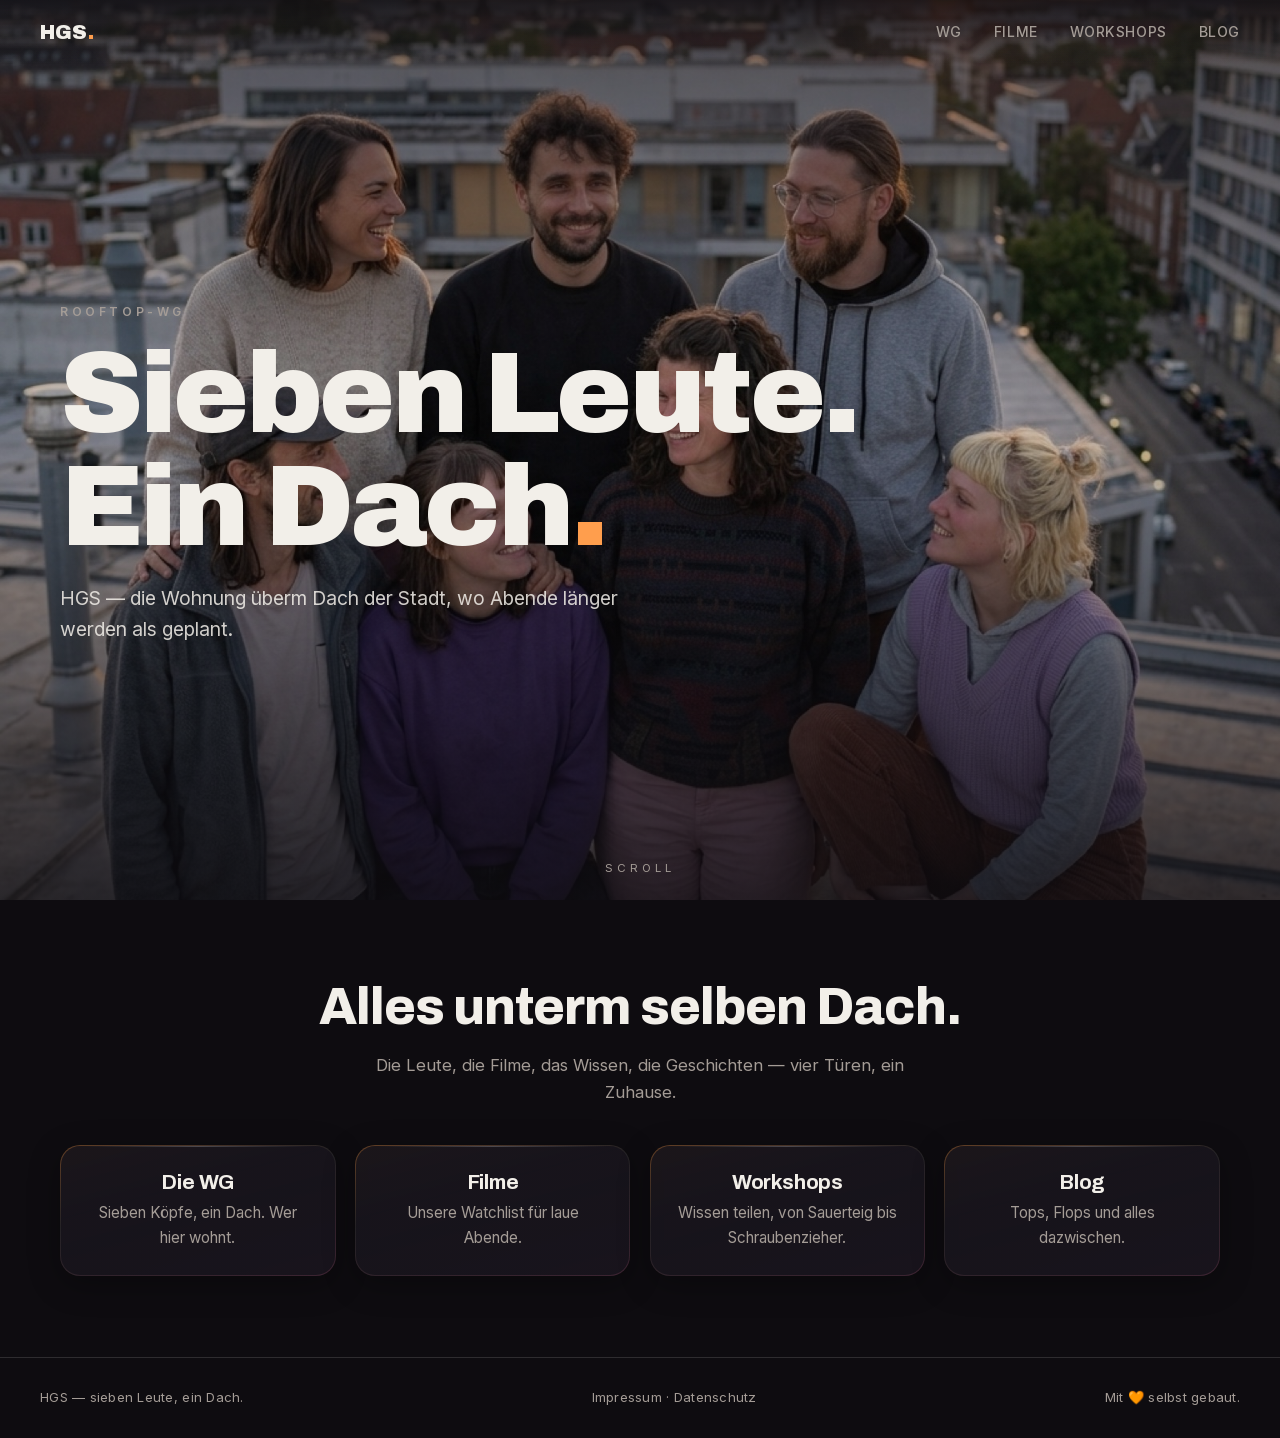
<file: index.html>
<!DOCTYPE html>
<html lang="de">
<head>
<meta charset="utf-8">
<meta name="viewport" content="width=device-width, initial-scale=1">
<title>Start · HGS</title>
<link rel="stylesheet" href="/assets/css/base.css">
<link rel="stylesheet" href="/assets/css/home.css">
<link rel="stylesheet" href="/assets/css/pull-refresh.css">
<link rel="icon" href="/favicon.svg" type="image/svg+xml">
<link rel="icon" href="/favicon-32.png" sizes="32x32" type="image/png">
<link rel="apple-touch-icon" href="/apple-touch-icon.png">
<link rel="manifest" href="/site.webmanifest">
<meta name="theme-color" content="#0e0c10">
<meta name="apple-mobile-web-app-title" content="HGS">
<meta name="apple-mobile-web-app-capable" content="yes">
<meta name="apple-mobile-web-app-status-bar-style" content="black">
</head>
<body>
<nav class="site-nav">
  <a class="nav-brand" href="/">HGS<span class="brand-dot">.</span></a>
  <div class="nav-links">
    <a href="/wg/">WG</a>
    <a href="/filme/">Filme</a>
    <a href="/workshops/">Workshops</a>
    <a href="/blog/">Blog</a>
  </div>
</nav>

<main>
  <section class="panel">
    <div class="panel-media">
      <img src="/assets/img/group.jpg" alt="Die sieben HGS-Mitbewohner:innen auf dem Blechdach, im Gegenlicht des Sonnenuntergangs." width="1920" height="1280" fetchpriority="high">
    </div>
    <div class="panel-scrim"></div>
    <div class="container on-photo">
      <span class="eyebrow">Rooftop-WG</span>
      <h1 class="statement">Sieben Leute.<br>Ein Dach<span class="end">.</span></h1>
      <p class="subline">HGS — die Wohnung überm Dach der Stadt, wo Abende länger werden als geplant.</p>
    </div>
    <span class="scroll-hint">Scroll</span>
  </section>

  <section class="section">
    <div class="container center">
      <h2 class="section-title">Alles unterm selben Dach<span class="end">.</span></h2>
      <p class="section-sub" style="margin-inline:auto;">Die Leute, die Filme, das Wissen, die Geschichten — vier Türen, ein Zuhause.</p>
      <div class="grid">
        <a class="card" href="/wg/">
          <h3>Die WG</h3>
          <p>Sieben Köpfe, ein Dach. Wer hier wohnt.</p>
        </a>
        <a class="card" href="/filme/">
          <h3>Filme</h3>
          <p>Unsere Watchlist für laue Abende.</p>
        </a>
        <a class="card" href="/workshops/">
          <h3>Workshops</h3>
          <p>Wissen teilen, von Sauerteig bis Schraubenzieher.</p>
        </a>
        <a class="card" href="/blog/">
          <h3>Blog</h3>
          <p>Tops, Flops und alles dazwischen.</p>
        </a>
      </div>
    </div>
  </section>
</main>

<footer class="site-footer">
  <span>HGS — sieben Leute, ein Dach.</span>
  <span class="footer-links">
    <a href="/impressum/">Impressum</a> ·
    <a href="/datenschutz/">Datenschutz</a>
  </span>
  <span>Mit 🧡 selbst gebaut.</span>
</footer>
<script src="/assets/js/pull-to-refresh.js"></script>
</body>
</html>
</file>
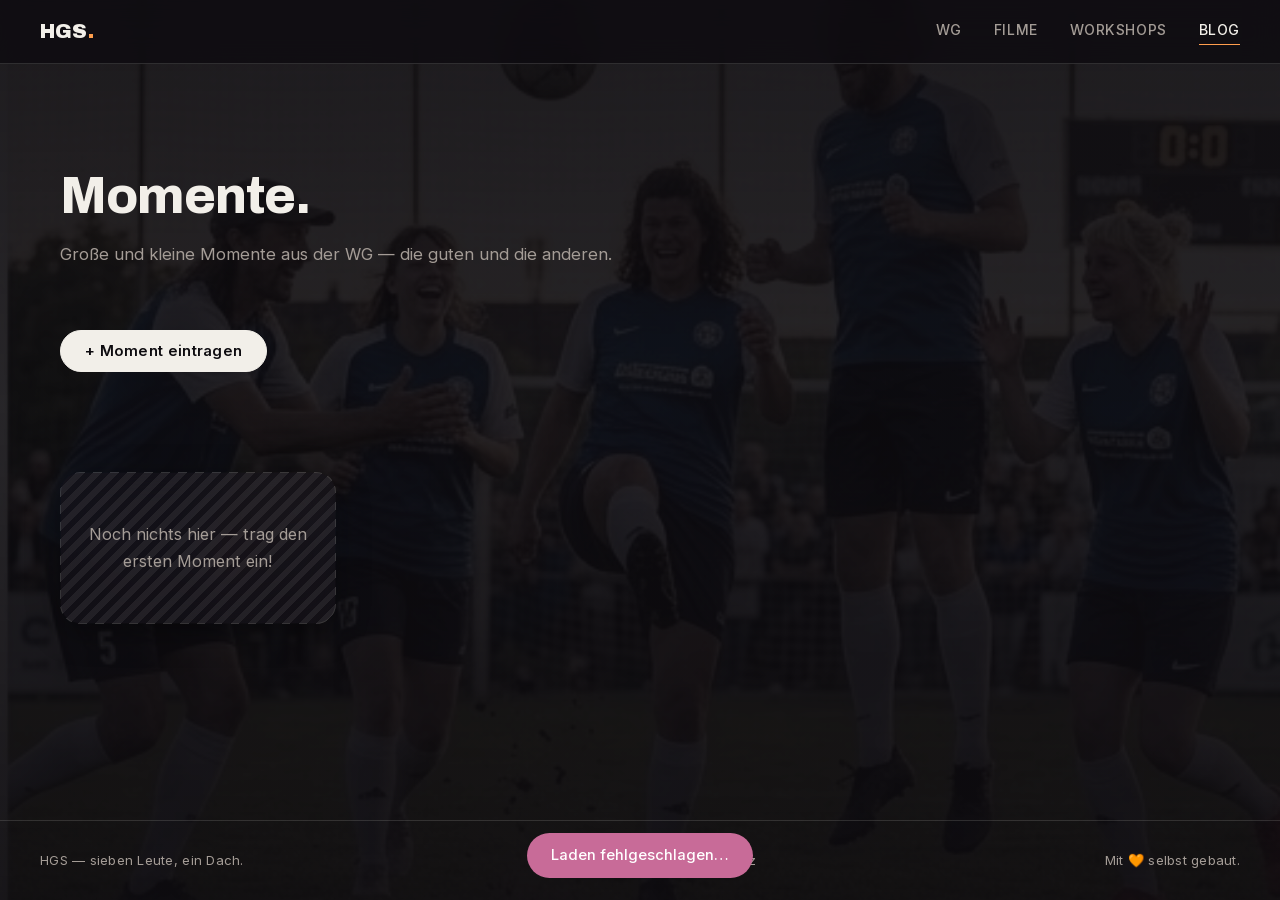
<file: blog/index.html>
<!DOCTYPE html>
<html lang="de">
<head>
<meta charset="utf-8">
<meta name="viewport" content="width=device-width, initial-scale=1">
<title>Blog · HGS</title>
<meta name="description" content="Große und kleine Momente aus der WG — die guten und die anderen.">
<!-- Vorschau beim Teilen (WhatsApp, Signal, Mail). Der #-Anker landet nie beim
     Server, die Vorschau ist deshalb für jeden Moment dieselbe. -->
<meta property="og:type" content="website">
<meta property="og:site_name" content="HGS">
<meta property="og:title" content="Momente · HGS">
<meta property="og:description" content="Große und kleine Momente aus der WG — die guten und die anderen.">
<meta property="og:url" content="https://hgs.house/blog/">
<meta property="og:image" content="https://hgs.house/assets/img/bg-blog.jpg">
<meta name="twitter:card" content="summary_large_image">
<link rel="stylesheet" href="/assets/css/base.css">
<link rel="stylesheet" href="/assets/css/board.css">
<link rel="stylesheet" href="/assets/css/pull-refresh.css">
<link rel="icon" href="/favicon.svg" type="image/svg+xml">
<link rel="icon" href="/favicon-32.png" sizes="32x32" type="image/png">
<link rel="apple-touch-icon" href="/apple-touch-icon.png">
<link rel="manifest" href="/site.webmanifest">
<meta name="theme-color" content="#0e0c10">
<meta name="apple-mobile-web-app-title" content="HGS">
<meta name="apple-mobile-web-app-capable" content="yes">
<meta name="apple-mobile-web-app-status-bar-style" content="black">
</head>
<body class="has-solid-nav board-blog">
<div class="page-bg" aria-hidden="true"><img src="/assets/img/bg-blog.jpg" alt=""></div>
<nav class="site-nav solid">
  <a class="nav-brand" href="/">HGS<span class="brand-dot">.</span></a>
  <div class="nav-links">
    <a href="/wg/">WG</a>
    <a href="/filme/">Filme</a>
    <a href="/workshops/">Workshops</a>
    <a href="/blog/" aria-current="page">Blog</a>
  </div>
</nav>

<main>
  <section class="section board-header">
    <div class="container">
      <h1 class="section-title">Momente<span class="end">.</span></h1>
      <p class="section-sub">Große und kleine Momente aus der WG — die guten und die anderen.</p>
      <button type="button" id="add-entry-btn" class="btn btn-primary">+ Moment eintragen</button>
    </div>
  </section>

  <section class="section board-section">
    <div class="container">
      <p id="board-status" class="muted board-status" aria-live="polite">Lade…</p>
      <div id="board-grid" class="grid" hidden></div>
    </div>
  </section>
</main>

<footer class="site-footer">
  <span>HGS — sieben Leute, ein Dach.</span>
  <span class="footer-links">
    <a href="/impressum/">Impressum</a> ·
    <a href="/datenschutz/">Datenschutz</a>
  </span>
  <span>Mit 🧡 selbst gebaut.</span>
</footer>

<script src="/assets/js/config.js"></script>
<script src="/assets/js/store.js"></script>
<script>window.HGS_BOARD = { kind: "blog" };</script>
<script src="/assets/js/pull-to-refresh.js"></script>
<script src="/assets/js/board.js"></script>
</body>
</html>
</file>
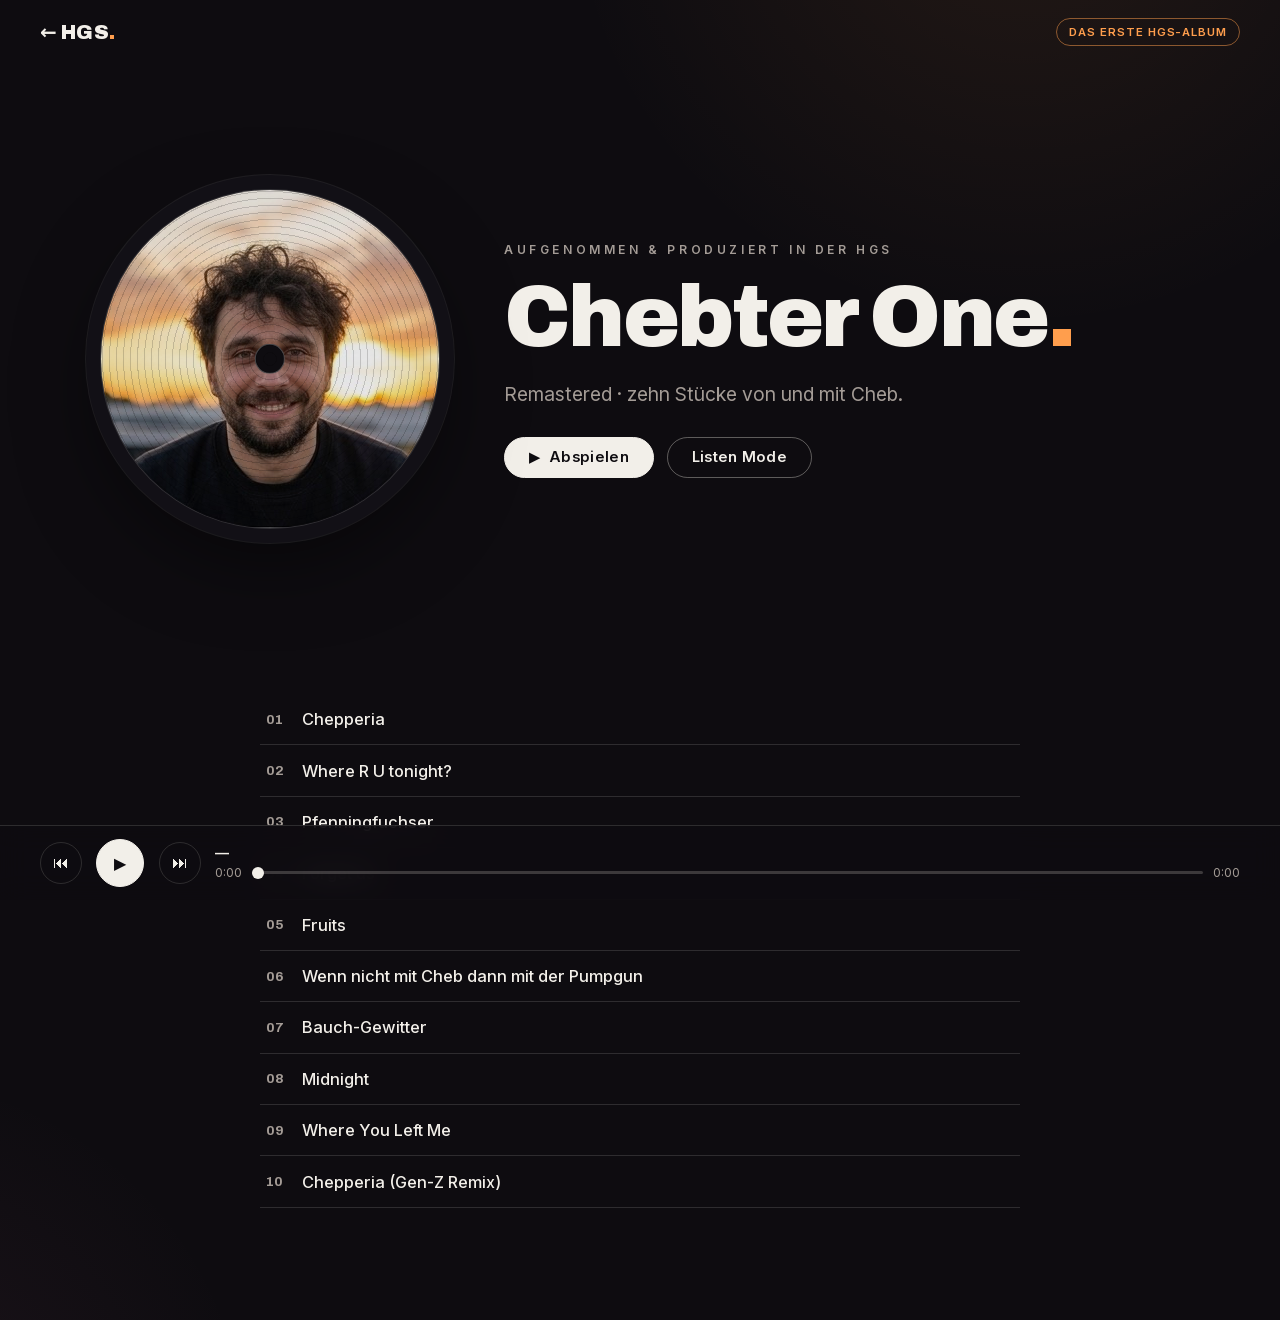
<file: chebter-one/index.html>
<!DOCTYPE html>
<html lang="de">
<head>
<meta charset="utf-8">
<meta name="viewport" content="width=device-width, initial-scale=1">
<title>Chebter One (Remastered) · HGS</title>
<meta name="robots" content="noindex">
<link rel="stylesheet" href="/assets/css/base.css">
<link rel="stylesheet" href="/assets/css/album.css">
<link rel="icon" href="/favicon.svg" type="image/svg+xml">
<link rel="icon" href="/favicon-32.png" sizes="32x32" type="image/png">
<link rel="apple-touch-icon" href="/apple-touch-icon.png">
<link rel="manifest" href="/site.webmanifest">
<meta name="theme-color" content="#0e0c10">
<meta name="apple-mobile-web-app-title" content="HGS">
<meta name="apple-mobile-web-app-capable" content="yes">
<meta name="apple-mobile-web-app-status-bar-style" content="black">
</head>
<body class="album-body">

<header class="album-top">
  <a class="nav-brand" href="/">← HGS<span class="brand-dot">.</span></a>
  <span class="tag alt">Das erste HGS-Album</span>
</header>

<main class="album-stage">
  <section class="album-hero">
    <div class="vinyl" id="vinyl" aria-hidden="true">
      <img src="/assets/img/p-cheb.jpg" alt="" width="600" height="600">
      <span class="vinyl-hole"></span>
    </div>
    <div class="album-meta">
      <span class="eyebrow">Aufgenommen &amp; produziert in der HGS</span>
      <h1 class="statement album-title">Chebter One<span class="end">.</span></h1>
      <p class="subline">Remastered · zehn Stücke von und mit Cheb.</p>
      <div class="album-actions">
        <button class="btn btn-primary" id="play-toggle" aria-label="Abspielen">▶&nbsp; Abspielen</button>
        <button class="btn" id="listen-mode-btn">Listen Mode</button>
      </div>
    </div>
  </section>

  <section class="tracklist-wrap" aria-label="Titelliste">
    <ol class="tracklist" id="tracklist"></ol>
  </section>

  <div class="player-bar" id="player-bar">
    <button class="pb-btn" id="prev-btn" aria-label="Vorheriger Titel">⏮</button>
    <button class="pb-btn pb-play" id="pb-play" aria-label="Abspielen/Pause">▶</button>
    <button class="pb-btn" id="next-btn" aria-label="Nächster Titel">⏭</button>
    <div class="pb-info">
      <span class="pb-title" id="pb-title">—</span>
      <div class="pb-seek">
        <span class="pb-time" id="pb-current">0:00</span>
        <input type="range" id="seek" min="0" max="100" value="0" step="0.1" aria-label="Position im Titel">
        <span class="pb-time" id="pb-duration">0:00</span>
      </div>
    </div>
  </div>

  <div class="listen-overlay" id="listen-overlay" hidden>
    <div class="lo-eq" aria-hidden="true"><span></span><span></span><span></span><span></span><span></span></div>
    <p class="lo-album">Chebter One (Remastered)</p>
    <h2 class="lo-title" id="lo-title">—</h2>
    <div class="lo-controls">
      <button class="pb-btn" id="lo-prev" aria-label="Vorheriger Titel">⏮</button>
      <button class="pb-btn pb-play" id="lo-play" aria-label="Abspielen/Pause">▶</button>
      <button class="pb-btn" id="lo-next" aria-label="Nächster Titel">⏭</button>
    </div>
    <button class="btn btn-ghost lo-exit" id="lo-exit">Verlassen</button>
  </div>
</main>

<audio id="audio" preload="metadata"></audio>

<script src="/assets/js/album.js"></script>
</body>
</html>
</file>
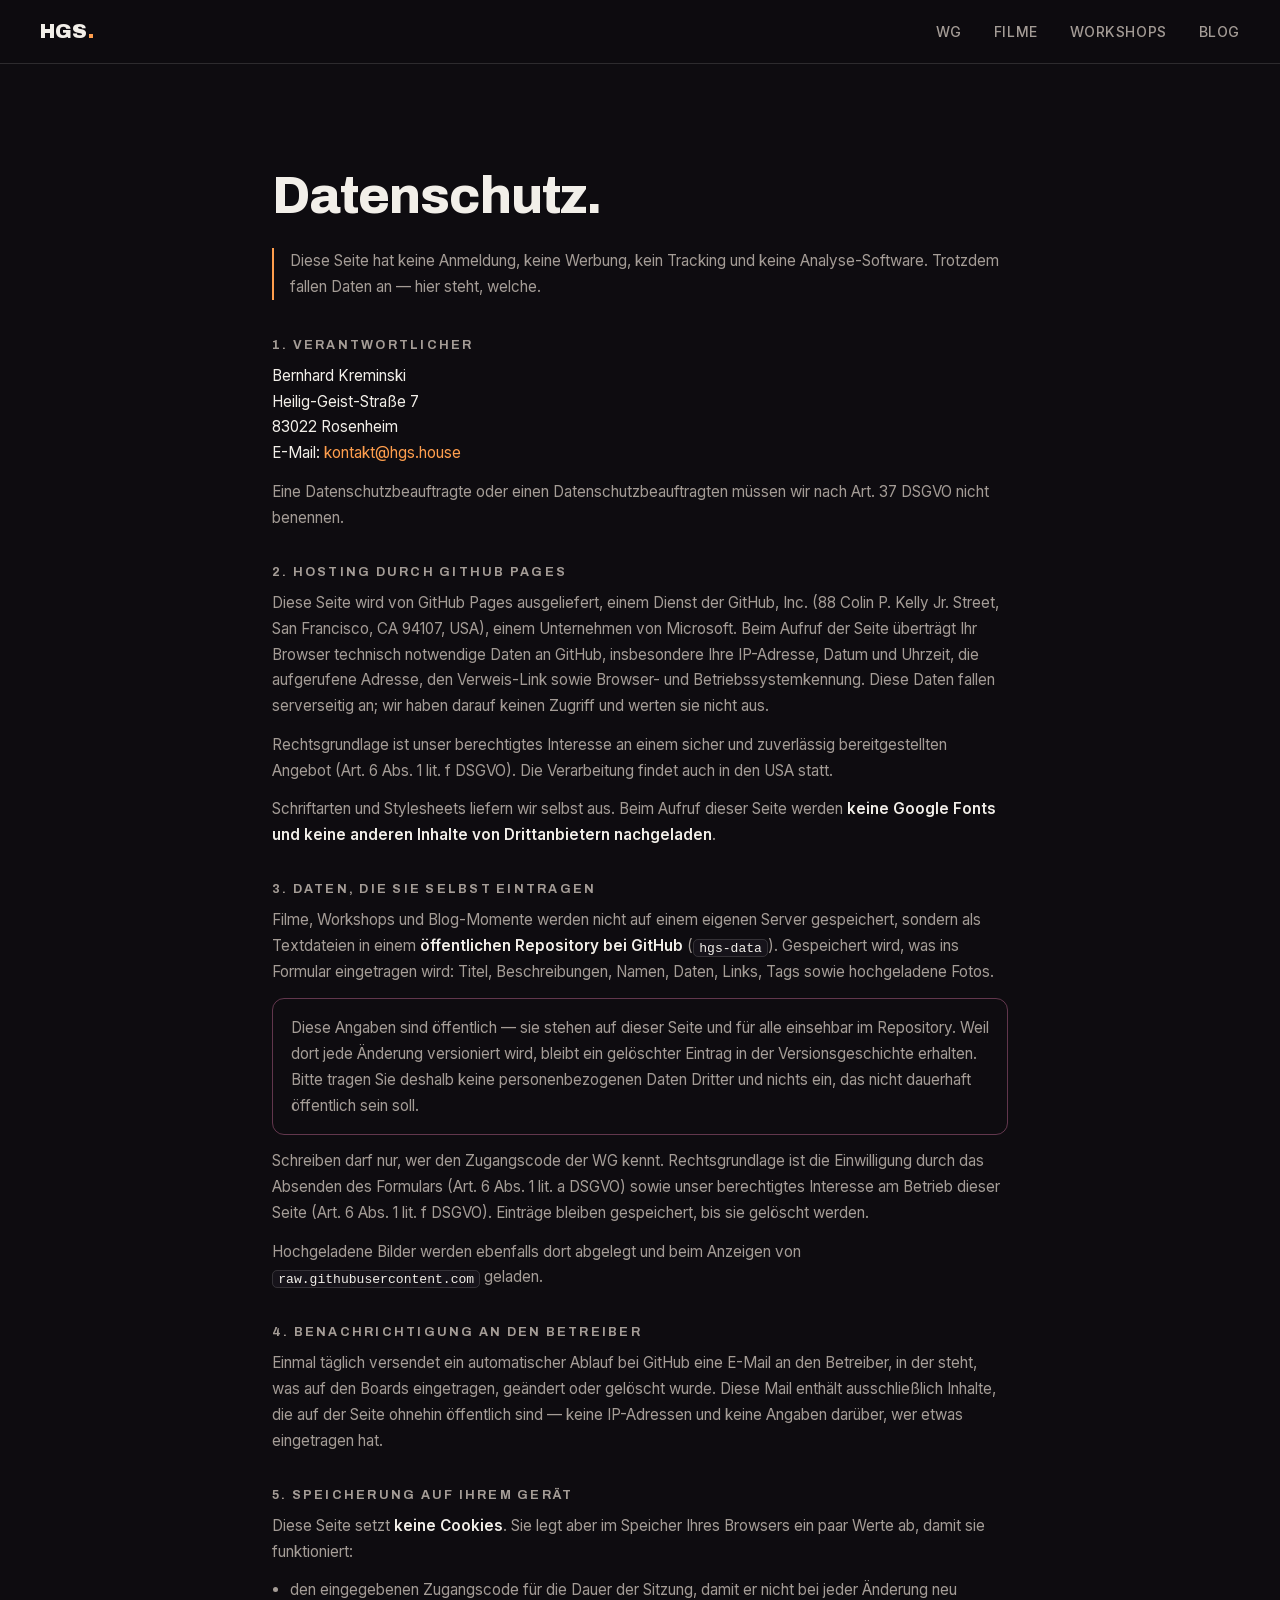
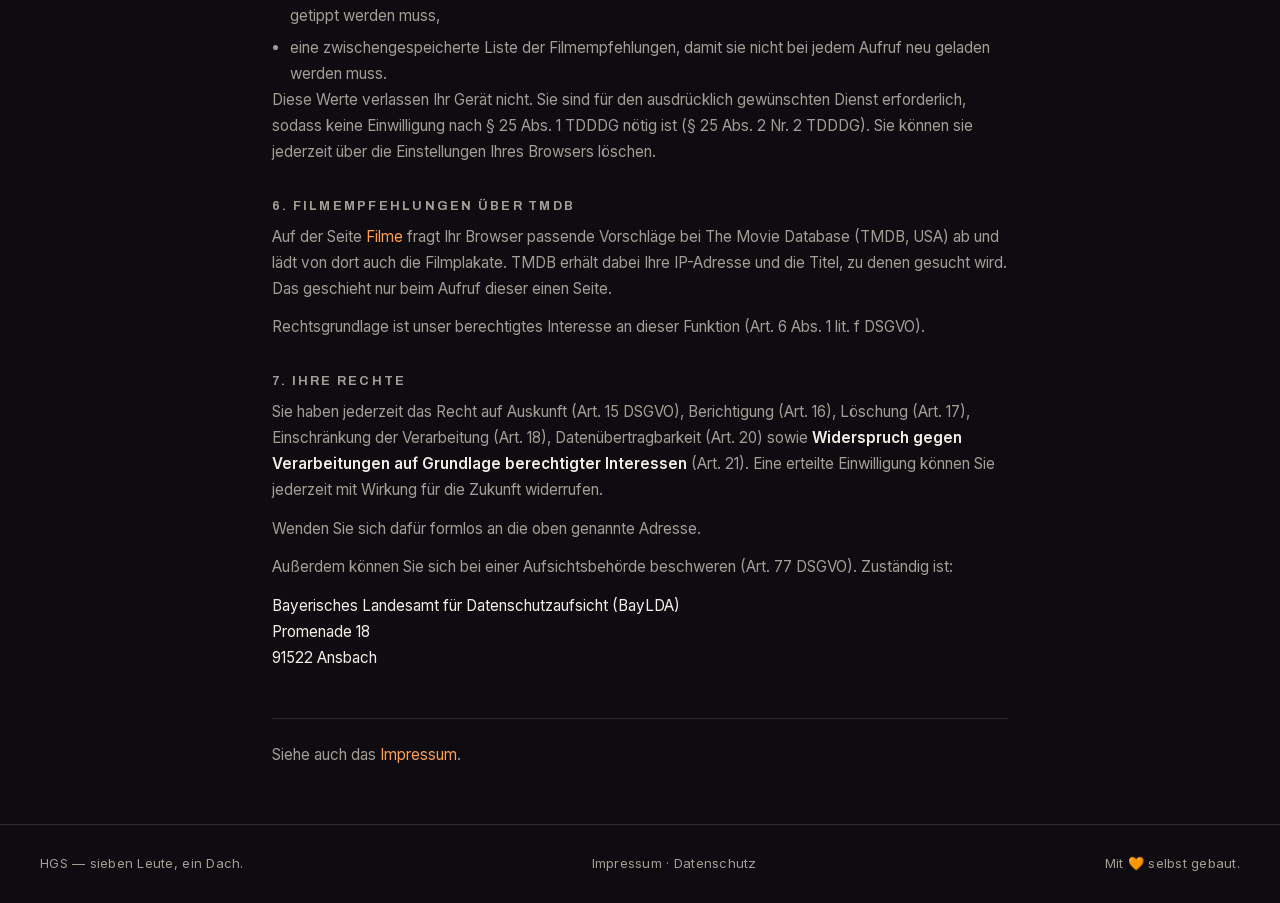
<file: datenschutz/index.html>
<!DOCTYPE html>
<html lang="de">
<head>
<meta charset="utf-8">
<meta name="viewport" content="width=device-width, initial-scale=1">
<title>Datenschutz · HGS</title>
<meta name="description" content="Welche Daten hgs.house verarbeitet, wer sie zu sehen bekommt und welche Rechte Sie haben.">
<meta name="robots" content="noindex, follow">
<link rel="stylesheet" href="/assets/css/base.css">
<link rel="stylesheet" href="/assets/css/legal.css">
<link rel="stylesheet" href="/assets/css/pull-refresh.css">
<link rel="icon" href="/favicon.svg" type="image/svg+xml">
<link rel="icon" href="/favicon-32.png" sizes="32x32" type="image/png">
<link rel="apple-touch-icon" href="/apple-touch-icon.png">
<link rel="manifest" href="/site.webmanifest">
<meta name="theme-color" content="#0e0c10">
<meta name="apple-mobile-web-app-title" content="HGS">
<meta name="apple-mobile-web-app-capable" content="yes">
<meta name="apple-mobile-web-app-status-bar-style" content="black">
</head>
<body class="has-solid-nav">
<nav class="site-nav solid">
  <a class="nav-brand" href="/">HGS<span class="brand-dot">.</span></a>
  <div class="nav-links">
    <a href="/wg/">WG</a>
    <a href="/filme/">Filme</a>
    <a href="/workshops/">Workshops</a>
    <a href="/blog/">Blog</a>
  </div>
</nav>

<main>
  <section class="section legal">
    <div class="container">
      <h1 class="section-title">Datenschutz<span class="end">.</span></h1>

      <p class="legal-lead">Diese Seite hat keine Anmeldung, keine Werbung, kein
        Tracking und keine Analyse-Software. Trotzdem fallen Daten an — hier steht,
        welche.</p>

      <section>
        <h2>1. Verantwortlicher</h2>
        <p class="legal-address">
          Bernhard Kreminski<br>
          Heilig-Geist-Straße 7<br>
          83022 Rosenheim<br>
          E-Mail: <a href="mailto:kontakt@hgs.house">kontakt@hgs.house</a>
        </p>
        <p>Eine Datenschutzbeauftragte oder einen Datenschutzbeauftragten müssen wir
          nach Art. 37 DSGVO nicht benennen.</p>
      </section>

      <section>
        <h2>2. Hosting durch GitHub Pages</h2>
        <p>Diese Seite wird von GitHub Pages ausgeliefert, einem Dienst der GitHub,
          Inc. (88 Colin P. Kelly Jr. Street, San Francisco, CA 94107, USA), einem
          Unternehmen von Microsoft. Beim Aufruf der Seite überträgt Ihr Browser
          technisch notwendige Daten an GitHub, insbesondere Ihre IP-Adresse, Datum
          und Uhrzeit, die aufgerufene Adresse, den Verweis-Link sowie Browser- und
          Betriebssystemkennung. Diese Daten fallen serverseitig an; wir haben
          darauf keinen Zugriff und werten sie nicht aus.</p>
        <p>Rechtsgrundlage ist unser berechtigtes Interesse an einem sicher und
          zuverlässig bereitgestellten Angebot (Art. 6 Abs. 1 lit. f DSGVO). Die
          Verarbeitung findet auch in den USA statt.</p>
        <p>Schriftarten und Stylesheets liefern wir selbst aus. Beim Aufruf dieser
          Seite werden <strong>keine Google Fonts und keine anderen Inhalte von
          Drittanbietern nachgeladen</strong>.</p>
      </section>

      <section>
        <h2>3. Daten, die Sie selbst eintragen</h2>
        <p>Filme, Workshops und Blog-Momente werden nicht auf einem eigenen Server
          gespeichert, sondern als Textdateien in einem
          <strong>öffentlichen Repository bei GitHub</strong>
          (<code>hgs-data</code>). Gespeichert wird, was ins Formular eingetragen
          wird: Titel, Beschreibungen, Namen, Daten, Links, Tags sowie hochgeladene
          Fotos.</p>
        <p class="legal-warn">Diese Angaben sind öffentlich — sie stehen auf dieser
          Seite und für alle einsehbar im Repository. Weil dort jede Änderung
          versioniert wird, bleibt ein gelöschter Eintrag in der Versionsgeschichte
          erhalten. Bitte tragen Sie deshalb keine personenbezogenen Daten Dritter
          und nichts ein, das nicht dauerhaft öffentlich sein soll.</p>
        <p>Schreiben darf nur, wer den Zugangscode der WG kennt. Rechtsgrundlage ist
          die Einwilligung durch das Absenden des Formulars (Art. 6 Abs. 1 lit. a
          DSGVO) sowie unser berechtigtes Interesse am Betrieb dieser Seite
          (Art. 6 Abs. 1 lit. f DSGVO). Einträge bleiben gespeichert, bis sie
          gelöscht werden.</p>
        <p>Hochgeladene Bilder werden ebenfalls dort abgelegt und beim Anzeigen von
          <code>raw.githubusercontent.com</code> geladen.</p>
      </section>

      <section>
        <h2>4. Benachrichtigung an den Betreiber</h2>
        <p>Einmal täglich versendet ein automatischer Ablauf bei GitHub eine E-Mail
          an den Betreiber, in der steht, was auf den Boards eingetragen, geändert
          oder gelöscht wurde. Diese Mail enthält ausschließlich Inhalte, die auf
          der Seite ohnehin öffentlich sind — keine IP-Adressen und keine Angaben
          darüber, wer etwas eingetragen hat.</p>
      </section>

      <section>
        <h2>5. Speicherung auf Ihrem Gerät</h2>
        <p>Diese Seite setzt <strong>keine Cookies</strong>. Sie legt aber im
          Speicher Ihres Browsers ein paar Werte ab, damit sie funktioniert:</p>
        <ul>
          <li>den eingegebenen Zugangscode für die Dauer der Sitzung, damit er nicht
            bei jeder Änderung neu getippt werden muss,</li>
          <li>eine zwischengespeicherte Liste der Filmempfehlungen, damit sie nicht
            bei jedem Aufruf neu geladen werden muss.</li>
        </ul>
        <p>Diese Werte verlassen Ihr Gerät nicht. Sie sind für den ausdrücklich
          gewünschten Dienst erforderlich, sodass keine Einwilligung nach § 25
          Abs. 1 TDDDG nötig ist (§ 25 Abs. 2 Nr. 2 TDDDG). Sie können sie jederzeit
          über die Einstellungen Ihres Browsers löschen.</p>
      </section>

      <section>
        <h2>6. Filmempfehlungen über TMDB</h2>
        <p>Auf der Seite <a href="/filme/">Filme</a> fragt Ihr Browser passende
          Vorschläge bei The Movie Database (TMDB, USA) ab und lädt von dort auch
          die Filmplakate. TMDB erhält dabei Ihre IP-Adresse und die Titel, zu denen
          gesucht wird. Das geschieht nur beim Aufruf dieser einen Seite.</p>
        <p>Rechtsgrundlage ist unser berechtigtes Interesse an dieser Funktion
          (Art. 6 Abs. 1 lit. f DSGVO).</p>
      </section>

      <section>
        <h2>7. Ihre Rechte</h2>
        <p>Sie haben jederzeit das Recht auf Auskunft (Art. 15 DSGVO), Berichtigung
          (Art. 16), Löschung (Art. 17), Einschränkung der Verarbeitung (Art. 18),
          Datenübertragbarkeit (Art. 20) sowie <strong>Widerspruch gegen
          Verarbeitungen auf Grundlage berechtigter Interessen</strong> (Art. 21).
          Eine erteilte Einwilligung können Sie jederzeit mit Wirkung für die
          Zukunft widerrufen.</p>
        <p>Wenden Sie sich dafür formlos an die oben genannte Adresse.</p>
        <p>Außerdem können Sie sich bei einer Aufsichtsbehörde beschweren
          (Art. 77 DSGVO). Zuständig ist:</p>
        <p class="legal-address">
          Bayerisches Landesamt für Datenschutzaufsicht (BayLDA)<br>
          Promenade 18<br>
          91522 Ansbach
        </p>
      </section>

      <p class="legal-meta">Siehe auch das <a href="/impressum/">Impressum</a>.</p>
    </div>
  </section>
</main>

<footer class="site-footer">
  <span>HGS — sieben Leute, ein Dach.</span>
  <span class="footer-links">
    <a href="/impressum/">Impressum</a> ·
    <a href="/datenschutz/">Datenschutz</a>
  </span>
  <span>Mit 🧡 selbst gebaut.</span>
</footer>

<script src="/assets/js/pull-to-refresh.js"></script>
</body>
</html>
</file>
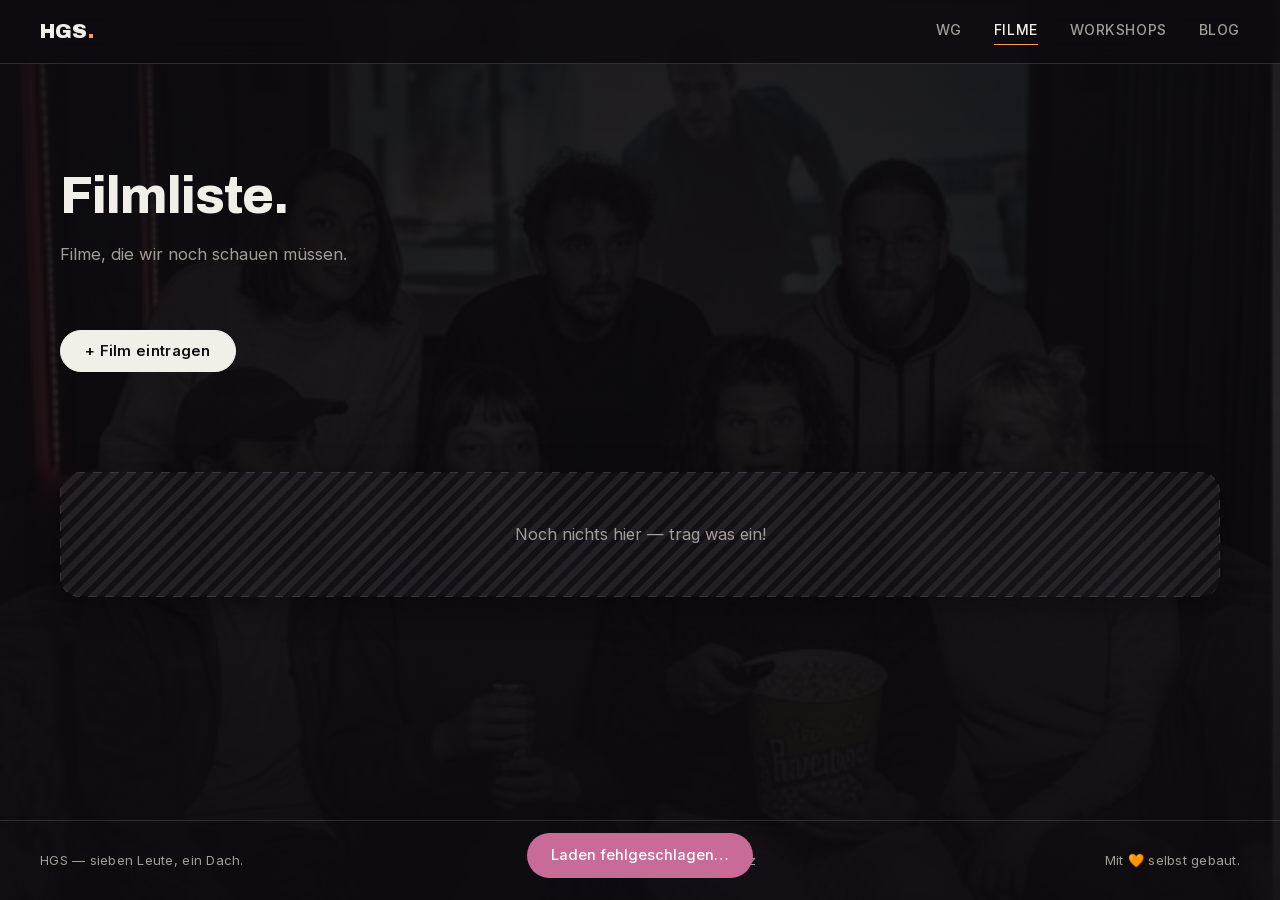
<file: filme/index.html>
<!DOCTYPE html>
<html lang="de">
<head>
<meta charset="utf-8">
<meta name="viewport" content="width=device-width, initial-scale=1">
<title>Filmliste · HGS</title>
<link rel="stylesheet" href="/assets/css/base.css">
<link rel="stylesheet" href="/assets/css/board.css">
<link rel="stylesheet" href="/assets/css/pull-refresh.css">
<link rel="icon" href="/favicon.svg" type="image/svg+xml">
<link rel="icon" href="/favicon-32.png" sizes="32x32" type="image/png">
<link rel="apple-touch-icon" href="/apple-touch-icon.png">
<link rel="manifest" href="/site.webmanifest">
<meta name="theme-color" content="#0e0c10">
<meta name="apple-mobile-web-app-title" content="HGS">
<meta name="apple-mobile-web-app-capable" content="yes">
<meta name="apple-mobile-web-app-status-bar-style" content="black">
</head>
<body class="has-solid-nav board-filme">
<div class="page-bg" aria-hidden="true"><img src="/assets/img/bg-filme.jpg" alt=""></div>
<nav class="site-nav solid">
  <a class="nav-brand" href="/">HGS<span class="brand-dot">.</span></a>
  <div class="nav-links">
    <a href="/wg/">WG</a>
    <a href="/filme/" aria-current="page">Filme</a>
    <a href="/workshops/">Workshops</a>
    <a href="/blog/">Blog</a>
  </div>
</nav>

<main>
  <section class="section board-header">
    <div class="container">
      <h1 class="section-title">Filmliste<span class="end">.</span></h1>
      <p class="section-sub">Filme, die wir noch schauen müssen.</p>
      <button type="button" id="add-entry-btn" class="btn btn-primary">+ Film eintragen</button>
    </div>
  </section>

  <section class="section board-section">
    <div class="container">
      <p id="board-status" class="muted board-status" aria-live="polite">Lade…</p>
      <div id="board-filters" class="filter-bar" hidden></div>
      <div id="board-grid" class="grid" hidden></div>
    </div>
  </section>

  <section class="section reco-section" id="reco-section" hidden>
    <div class="container">
      <h2 class="section-title reco-title">Empfehlungen<span class="end">.</span></h2>
      <p class="section-sub">Basierend auf dem, was ihr schon gesehen habt — das könnte auch was sein.</p>
      <p id="reco-status" class="muted board-status" aria-live="polite" hidden></p>
      <div id="reco-grid" class="grid reco-grid" hidden></div>
    </div>
  </section>
</main>

<footer class="site-footer">
  <span>HGS — sieben Leute, ein Dach.</span>
  <span class="footer-links">
    <a href="/impressum/">Impressum</a> ·
    <a href="/datenschutz/">Datenschutz</a>
  </span>
  <span>Mit 🧡 selbst gebaut.</span>
</footer>

<script src="/assets/js/config.js"></script>
<script src="/assets/js/store.js"></script>
<script>window.HGS_BOARD = { kind: "movies" };</script>
<script src="/assets/js/pull-to-refresh.js"></script>
<script src="/assets/js/board.js"></script>
<script src="/assets/js/recommendations.js"></script>
</body>
</html>
</file>
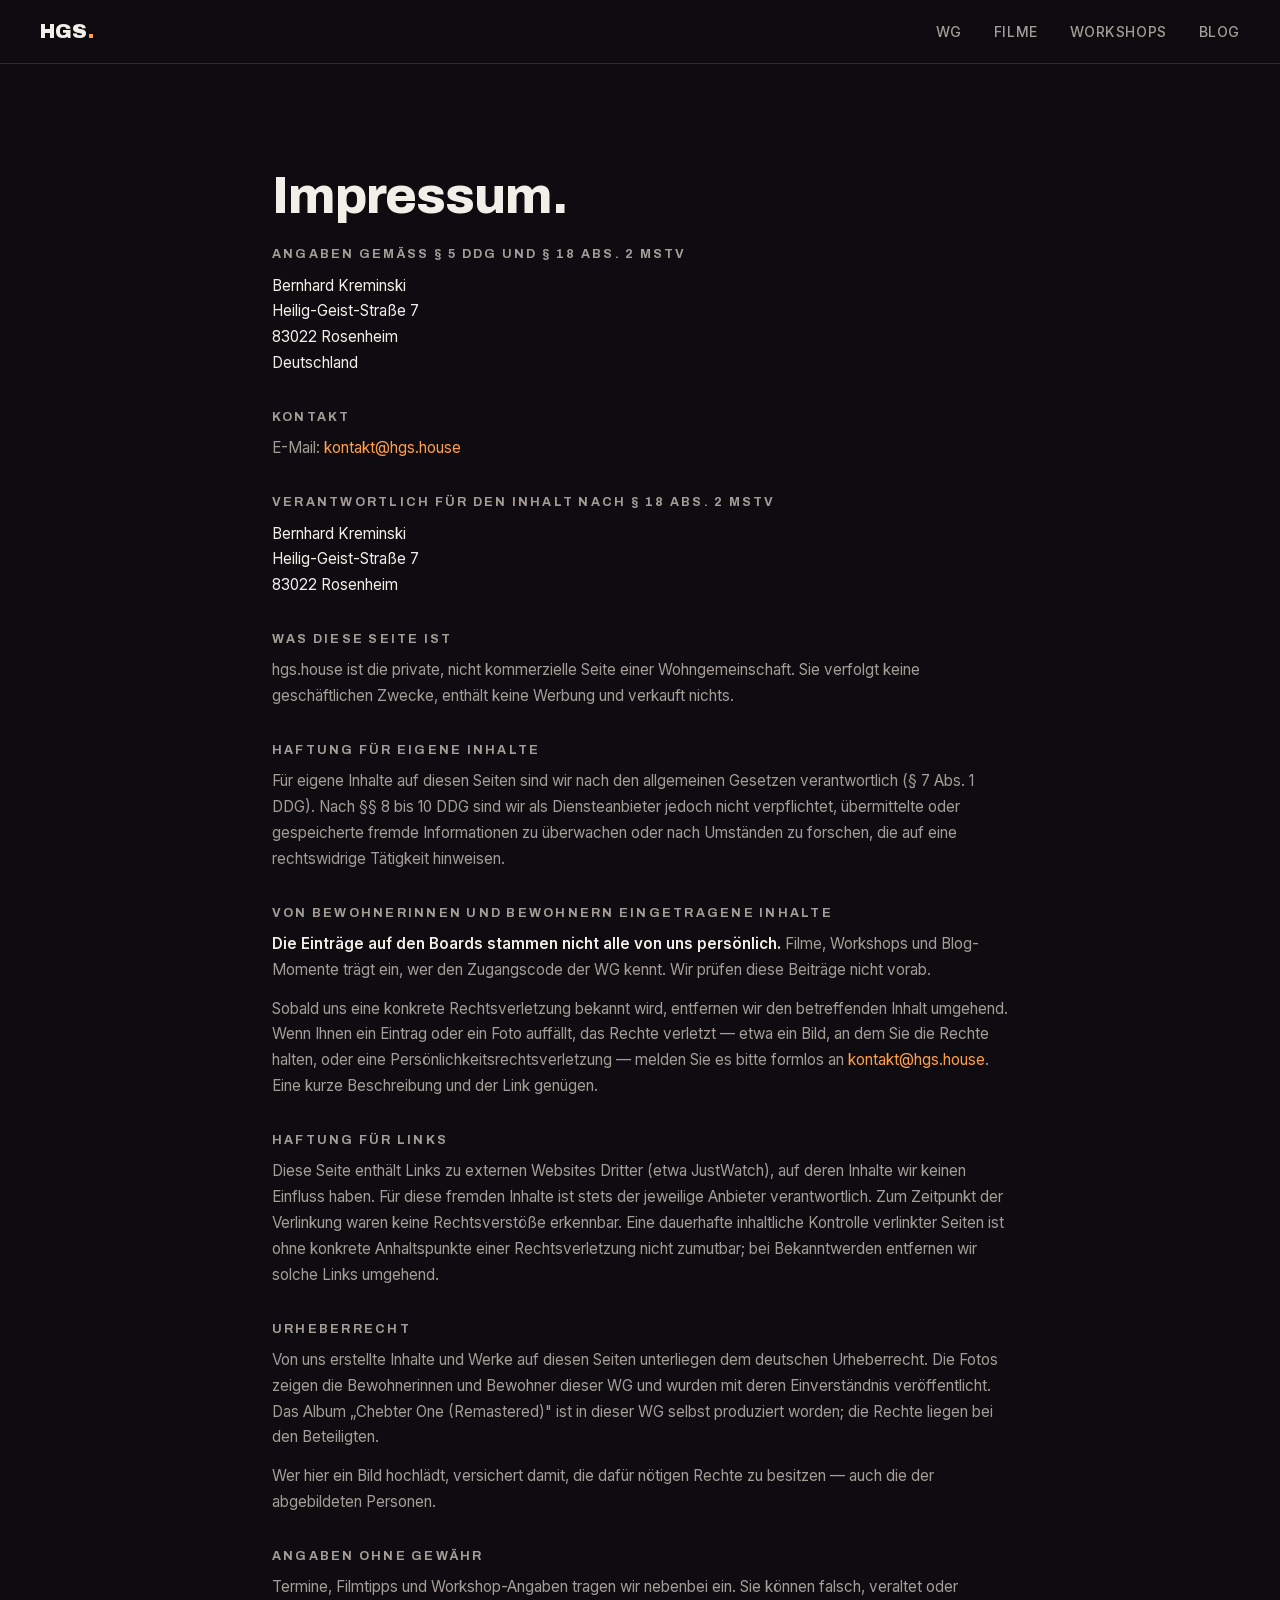
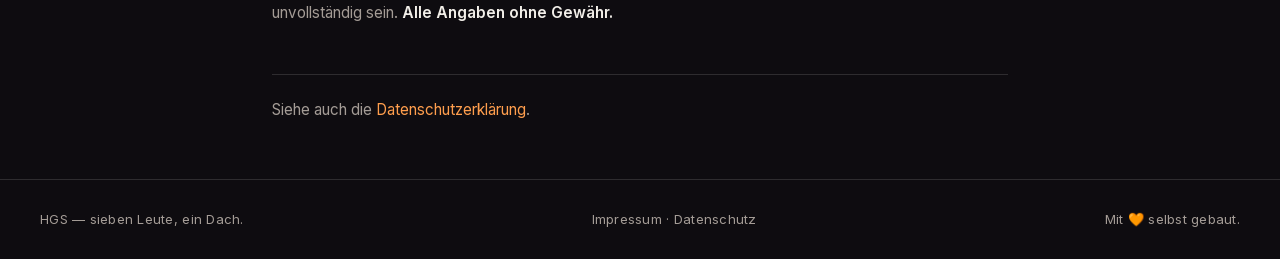
<file: impressum/index.html>
<!DOCTYPE html>
<html lang="de">
<head>
<meta charset="utf-8">
<meta name="viewport" content="width=device-width, initial-scale=1">
<title>Impressum · HGS</title>
<meta name="description" content="Impressum und Haftungshinweise für hgs.house.">
<meta name="robots" content="noindex, follow">
<link rel="stylesheet" href="/assets/css/base.css">
<link rel="stylesheet" href="/assets/css/legal.css">
<link rel="stylesheet" href="/assets/css/pull-refresh.css">
<link rel="icon" href="/favicon.svg" type="image/svg+xml">
<link rel="icon" href="/favicon-32.png" sizes="32x32" type="image/png">
<link rel="apple-touch-icon" href="/apple-touch-icon.png">
<link rel="manifest" href="/site.webmanifest">
<meta name="theme-color" content="#0e0c10">
<meta name="apple-mobile-web-app-title" content="HGS">
<meta name="apple-mobile-web-app-capable" content="yes">
<meta name="apple-mobile-web-app-status-bar-style" content="black">
</head>
<body class="has-solid-nav">
<nav class="site-nav solid">
  <a class="nav-brand" href="/">HGS<span class="brand-dot">.</span></a>
  <div class="nav-links">
    <a href="/wg/">WG</a>
    <a href="/filme/">Filme</a>
    <a href="/workshops/">Workshops</a>
    <a href="/blog/">Blog</a>
  </div>
</nav>

<main>
  <section class="section legal">
    <div class="container">
      <h1 class="section-title">Impressum<span class="end">.</span></h1>

      <section>
        <h2>Angaben gemäß § 5 DDG und § 18 Abs. 2 MStV</h2>
        <p class="legal-address">
          Bernhard Kreminski<br>
          Heilig-Geist-Straße 7<br>
          83022 Rosenheim<br>
          Deutschland
        </p>
      </section>

      <section>
        <h2>Kontakt</h2>
        <p>E-Mail: <a href="mailto:kontakt@hgs.house">kontakt@hgs.house</a></p>
      </section>

      <section>
        <h2>Verantwortlich für den Inhalt nach § 18 Abs. 2 MStV</h2>
        <p class="legal-address">
          Bernhard Kreminski<br>
          Heilig-Geist-Straße 7<br>
          83022 Rosenheim
        </p>
      </section>

      <section>
        <h2>Was diese Seite ist</h2>
        <p>hgs.house ist die private, nicht kommerzielle Seite einer Wohngemeinschaft.
          Sie verfolgt keine geschäftlichen Zwecke, enthält keine Werbung und
          verkauft nichts.</p>
      </section>

      <section>
        <h2>Haftung für eigene Inhalte</h2>
        <p>Für eigene Inhalte auf diesen Seiten sind wir nach den allgemeinen Gesetzen
          verantwortlich (§ 7 Abs. 1 DDG). Nach §§ 8 bis 10 DDG sind wir als
          Diensteanbieter jedoch nicht verpflichtet, übermittelte oder gespeicherte
          fremde Informationen zu überwachen oder nach Umständen zu forschen, die auf
          eine rechtswidrige Tätigkeit hinweisen.</p>
      </section>

      <section>
        <h2>Von Bewohnerinnen und Bewohnern eingetragene Inhalte</h2>
        <p><strong>Die Einträge auf den Boards stammen nicht alle von uns persönlich.</strong>
          Filme, Workshops und Blog-Momente trägt ein, wer den Zugangscode der WG
          kennt. Wir prüfen diese Beiträge nicht vorab.</p>
        <p>Sobald uns eine konkrete Rechtsverletzung bekannt wird, entfernen wir den
          betreffenden Inhalt umgehend. Wenn Ihnen ein Eintrag oder ein Foto
          auffällt, das Rechte verletzt — etwa ein Bild, an dem Sie die Rechte
          halten, oder eine Persönlichkeitsrechtsverletzung — melden Sie es bitte
          formlos an <a href="mailto:kontakt@hgs.house">kontakt@hgs.house</a>. Eine
          kurze Beschreibung und der Link genügen.</p>
      </section>

      <section>
        <h2>Haftung für Links</h2>
        <p>Diese Seite enthält Links zu externen Websites Dritter (etwa JustWatch),
          auf deren Inhalte wir keinen Einfluss haben. Für diese fremden Inhalte ist
          stets der jeweilige Anbieter verantwortlich. Zum Zeitpunkt der Verlinkung
          waren keine Rechtsverstöße erkennbar. Eine dauerhafte inhaltliche Kontrolle
          verlinkter Seiten ist ohne konkrete Anhaltspunkte einer Rechtsverletzung
          nicht zumutbar; bei Bekanntwerden entfernen wir solche Links umgehend.</p>
      </section>

      <section>
        <h2>Urheberrecht</h2>
        <p>Von uns erstellte Inhalte und Werke auf diesen Seiten unterliegen dem
          deutschen Urheberrecht. Die Fotos zeigen die Bewohnerinnen und Bewohner
          dieser WG und wurden mit deren Einverständnis veröffentlicht. Das Album
          „Chebter One (Remastered)" ist in dieser WG selbst produziert worden; die
          Rechte liegen bei den Beteiligten.</p>
        <p>Wer hier ein Bild hochlädt, versichert damit, die dafür nötigen Rechte zu
          besitzen — auch die der abgebildeten Personen.</p>
      </section>

      <section>
        <h2>Angaben ohne Gewähr</h2>
        <p>Termine, Filmtipps und Workshop-Angaben tragen wir nebenbei ein. Sie
          können falsch, veraltet oder unvollständig sein. <strong>Alle Angaben ohne
          Gewähr.</strong></p>
      </section>

      <p class="legal-meta">Siehe auch die <a href="/datenschutz/">Datenschutzerklärung</a>.</p>
    </div>
  </section>
</main>

<footer class="site-footer">
  <span>HGS — sieben Leute, ein Dach.</span>
  <span class="footer-links">
    <a href="/impressum/">Impressum</a> ·
    <a href="/datenschutz/">Datenschutz</a>
  </span>
  <span>Mit 🧡 selbst gebaut.</span>
</footer>

<script src="/assets/js/pull-to-refresh.js"></script>
</body>
</html>
</file>
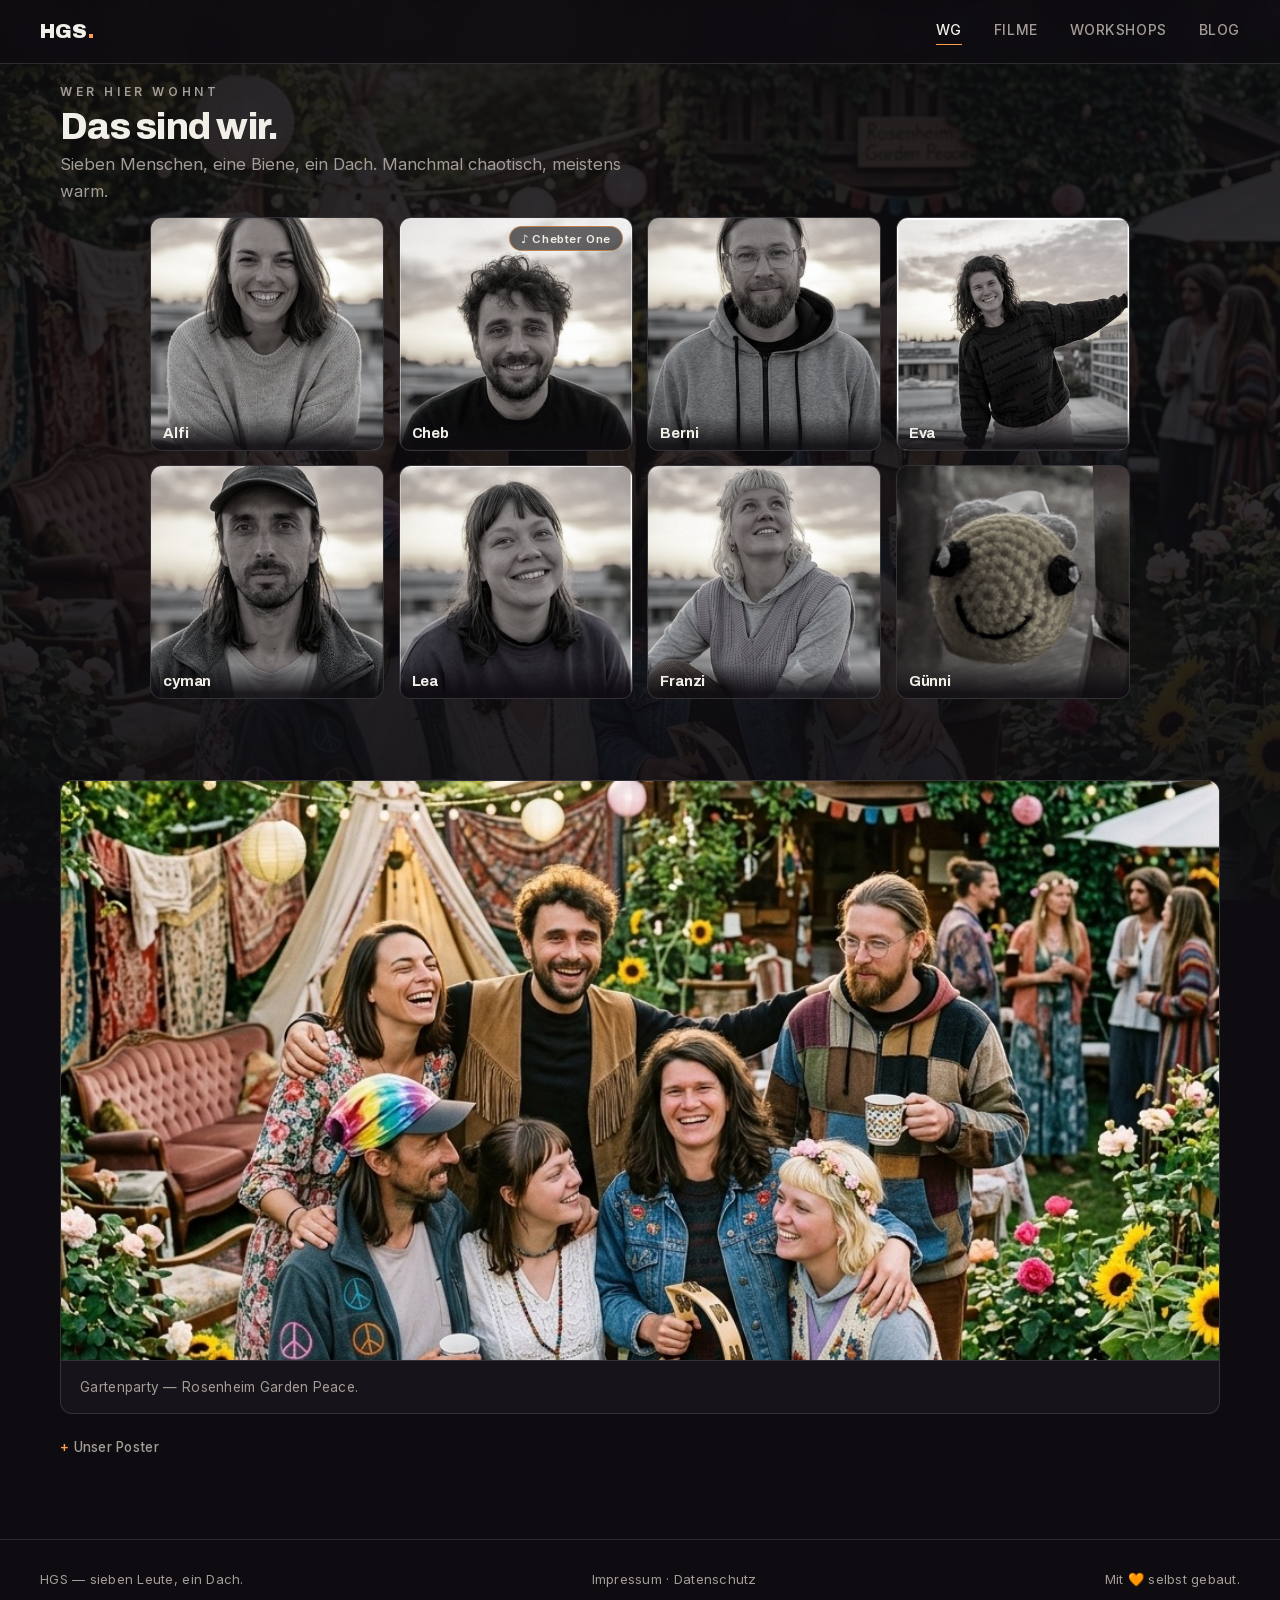
<file: wg/index.html>
<!DOCTYPE html>
<html lang="de">
<head>
<meta charset="utf-8">
<meta name="viewport" content="width=device-width, initial-scale=1">
<title>WG · HGS</title>
<link rel="stylesheet" href="/assets/css/base.css">
<link rel="stylesheet" href="/assets/css/home.css">
<link rel="stylesheet" href="/assets/css/pull-refresh.css">
<link rel="icon" href="/favicon.svg" type="image/svg+xml">
<link rel="icon" href="/favicon-32.png" sizes="32x32" type="image/png">
<link rel="apple-touch-icon" href="/apple-touch-icon.png">
<link rel="manifest" href="/site.webmanifest">
<meta name="theme-color" content="#0e0c10">
<meta name="apple-mobile-web-app-title" content="HGS">
<meta name="apple-mobile-web-app-capable" content="yes">
<meta name="apple-mobile-web-app-status-bar-style" content="black">
</head>
<body class="has-solid-nav">
<div class="page-bg" aria-hidden="true">
  <img src="/assets/img/bg-wg.jpg" alt="" width="1024" height="1024">
</div>
<nav class="site-nav solid">
  <a class="nav-brand" href="/">HGS<span class="brand-dot">.</span></a>
  <div class="nav-links">
    <a href="/wg/" aria-current="page">WG</a>
    <a href="/filme/">Filme</a>
    <a href="/workshops/">Workshops</a>
    <a href="/blog/">Blog</a>
  </div>
</nav>

<main>
  <section class="wg-opener">
    <div class="container">
      <span class="eyebrow">Wer hier wohnt</span>
      <h1 class="section-title">Das sind wir<span class="end">.</span></h1>
      <p class="section-sub">Sieben Menschen, eine Biene, ein Dach. Manchmal chaotisch, meistens warm.</p>
    </div>
  </section>

  <section class="section" style="padding-top:0;">
    <div class="container">
      <ul class="people-grid">

        <li class="person-tile" tabindex="0" aria-labelledby="name-alfi">
          <img class="person-photo" src="/assets/img/p-alfi.jpg" alt="Portrait von Alfi" width="480" height="480" loading="lazy">
          <div class="person-overlay">
            <p class="person-fact">Bringt die Wärme mit, im Strickpulli und in der Umarmung. Neue kriegen sofort einen Platz an ihrer Seite.</p>
          </div>
          <h3 class="person-name" id="name-alfi">Alfi</h3>
        </li>

        <li class="person-tile" tabindex="0" aria-labelledby="name-cheb">
          <img class="person-photo" src="/assets/img/p-cheb.jpg" alt="Portrait von Cheb" width="480" height="480" loading="lazy">
          <div class="person-overlay">
            <p class="person-fact">Wilde Locken, wilde Ideen — abends fast immer einen Plan, meistens sogar einen guten. Hat ein Album. Wer's findet, darf's hören.</p>
          </div>
          <h3 class="person-name" id="name-cheb">Cheb</h3>
          <a class="person-album-link" href="/chebter-one/" aria-label="Chebter One — das Album anhören">♪ Chebter One</a>
        </li>

        <li class="person-tile" tabindex="0" aria-labelledby="name-berni">
          <img class="person-photo" src="/assets/img/p-berni.jpg" alt="Portrait von Berni" width="480" height="480" loading="lazy">
          <div class="person-overlay">
            <p class="person-fact">Der ruhige Anker mit Vollbart. Lacht Berni mit vollem Schwung, wird der Abend gut.</p>
          </div>
          <h3 class="person-name" id="name-berni">Berni</h3>
        </li>

        <li class="person-tile" tabindex="0" aria-labelledby="name-eva">
          <img class="person-photo" src="/assets/img/p-eva.jpg" alt="Portrait von Eva" width="480" height="480" loading="lazy">
          <div class="person-overlay">
            <p class="person-fact">Barfuß, bunt gemustert, immer mittendrin. Tanzt zuerst, fragt hinterher, warum nicht alle mitmachen.</p>
          </div>
          <h3 class="person-name" id="name-eva">Eva</h3>
        </li>

        <li class="person-tile" tabindex="0" aria-labelledby="name-cyman">
          <img class="person-photo" src="/assets/img/p-cyman.jpg" alt="Portrait von cyman" width="480" height="480" loading="lazy">
          <div class="person-overlay">
            <p class="person-fact">Offene Arme, Cap leicht schief im Wind — der geborene Gastgeber unserer Dachabende.</p>
          </div>
          <h3 class="person-name" id="name-cyman">cyman</h3>
        </li>

        <li class="person-tile" tabindex="0" aria-labelledby="name-lea">
          <img class="person-photo" src="/assets/img/p-lea.jpg" alt="Portrait von Lea" width="480" height="480" loading="lazy">
          <div class="person-overlay">
            <p class="person-fact">Pony, Plan und ein Grinsen, dem niemand widerstehen kann. Für jede Schnapsidee schon eine Checkliste.</p>
          </div>
          <h3 class="person-name" id="name-lea">Lea</h3>
        </li>

        <li class="person-tile" tabindex="0" aria-labelledby="name-franzi">
          <img class="person-photo" src="/assets/img/p-franzi.jpg" alt="Portrait von Franzi" width="480" height="480" loading="lazy">
          <div class="person-overlay">
            <p class="person-fact">Ganz vorne, ganz laut lachend. Liegt meistens als Erste vor Lachen am Boden — aber nie ohne Grund.</p>
          </div>
          <h3 class="person-name" id="name-franzi">Franzi</h3>
        </li>

        <li class="person-tile" tabindex="0" aria-labelledby="name-guenni">
          <img class="person-photo" src="/assets/img/p-guenni.jpg" alt="Günni, die gehäkelte Biene, neben der Espressokanne" width="540" height="540" loading="lazy">
          <div class="person-overlay">
            <p class="person-fact">Gehäkelt, immer gut gelaunt und nie weit von der Espressokanne entfernt. Reist als Erster mit und grinst auch dann noch, wenn der Kaffee längst kalt ist.</p>
          </div>
          <h3 class="person-name" id="name-guenni">Günni</h3>
        </li>

      </ul>
    </div>
  </section>

  <section class="section" style="padding-top:0;">
    <div class="container">
      <figure class="group-frame group-frame-compact">
        <img src="/assets/img/bg-wg.jpg" alt="Die WG bei der Gartenparty, lachend zwischen Wimpeln, Lampions und Sonnenblumen" width="1024" height="1024" loading="lazy">
        <figcaption>Gartenparty — Rosenheim Garden Peace.</figcaption>
      </figure>

      <details class="poster-egg">
        <summary>Unser Poster</summary>
        <p class="muted">Es gibt uns auch als Illustration — <a href="/assets/img/wg-art.svg" target="_blank" rel="noopener">als Poster ansehen ↗</a></p>
      </details>
    </div>
  </section>
</main>

<footer class="site-footer">
  <span>HGS — sieben Leute, ein Dach.</span>
  <span class="footer-links">
    <a href="/impressum/">Impressum</a> ·
    <a href="/datenschutz/">Datenschutz</a>
  </span>
  <span>Mit 🧡 selbst gebaut.</span>
</footer>
<script src="/assets/js/pull-to-refresh.js"></script>
</body>
</html>
</file>
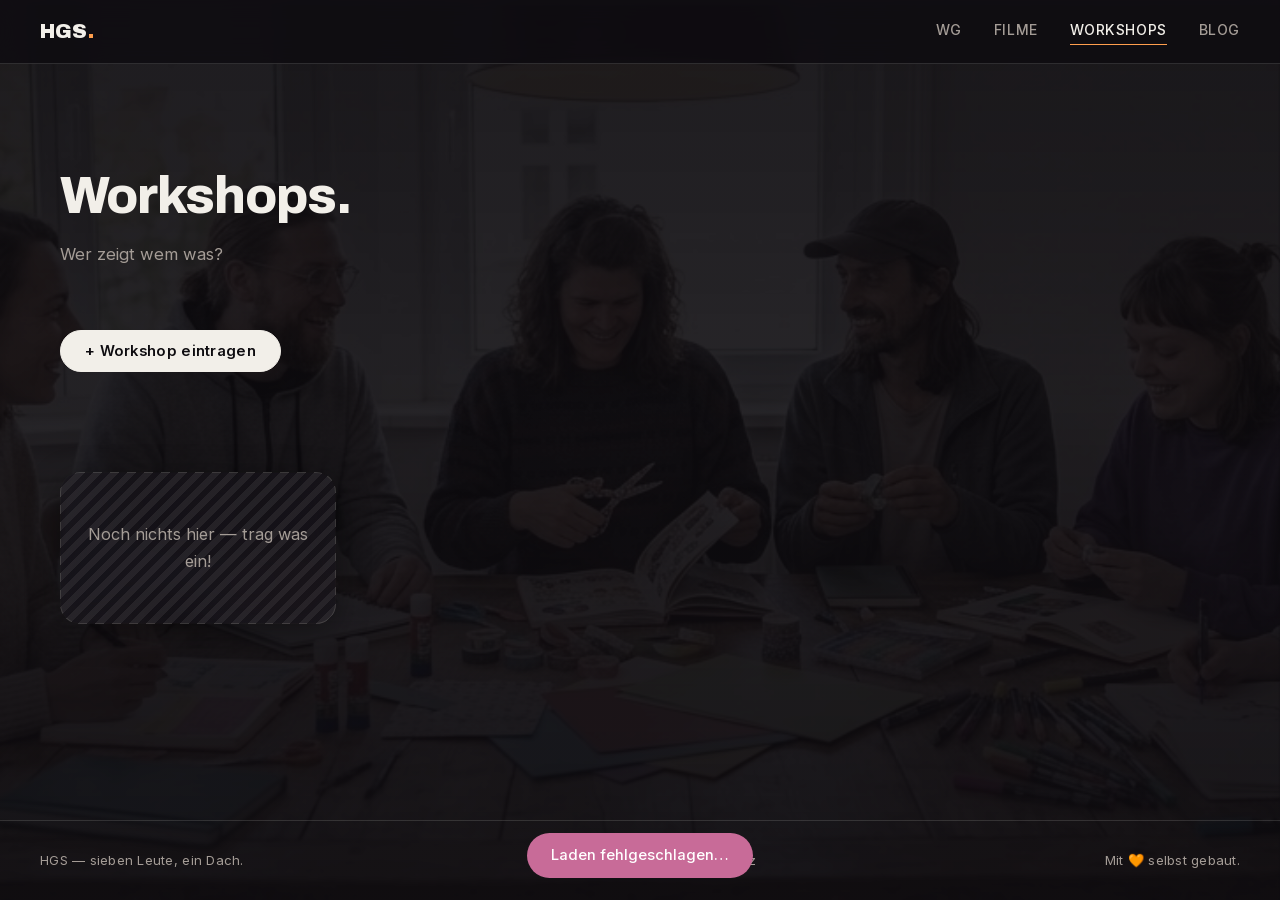
<file: workshops/index.html>
<!DOCTYPE html>
<html lang="de">
<head>
<meta charset="utf-8">
<meta name="viewport" content="width=device-width, initial-scale=1">
<title>Workshops · HGS</title>
<link rel="stylesheet" href="/assets/css/base.css">
<link rel="stylesheet" href="/assets/css/board.css">
<link rel="stylesheet" href="/assets/css/pull-refresh.css">
<link rel="icon" href="/favicon.svg" type="image/svg+xml">
<link rel="icon" href="/favicon-32.png" sizes="32x32" type="image/png">
<link rel="apple-touch-icon" href="/apple-touch-icon.png">
<link rel="manifest" href="/site.webmanifest">
<meta name="theme-color" content="#0e0c10">
<meta name="apple-mobile-web-app-title" content="HGS">
<meta name="apple-mobile-web-app-capable" content="yes">
<meta name="apple-mobile-web-app-status-bar-style" content="black">
</head>
<body class="has-solid-nav board-workshops">
<div class="page-bg" aria-hidden="true"><img src="/assets/img/bg-workshops.jpg" alt=""></div>
<nav class="site-nav solid">
  <a class="nav-brand" href="/">HGS<span class="brand-dot">.</span></a>
  <div class="nav-links">
    <a href="/wg/">WG</a>
    <a href="/filme/">Filme</a>
    <a href="/workshops/" aria-current="page">Workshops</a>
    <a href="/blog/">Blog</a>
  </div>
</nav>

<main>
  <section class="section board-header">
    <div class="container">
      <h1 class="section-title">Workshops<span class="end">.</span></h1>
      <p class="section-sub">Wer zeigt wem was?</p>
      <button type="button" id="add-entry-btn" class="btn btn-primary">+ Workshop eintragen</button>
    </div>
  </section>

  <section class="section board-section">
    <div class="container">
      <p id="board-status" class="muted board-status" aria-live="polite">Lade…</p>
      <div id="board-grid" class="grid" hidden></div>
    </div>
  </section>
</main>

<footer class="site-footer">
  <span>HGS — sieben Leute, ein Dach.</span>
  <span class="footer-links">
    <a href="/impressum/">Impressum</a> ·
    <a href="/datenschutz/">Datenschutz</a>
  </span>
  <span>Mit 🧡 selbst gebaut.</span>
</footer>

<script src="/assets/js/config.js"></script>
<script src="/assets/js/store.js"></script>
<script>window.HGS_BOARD = { kind: "workshops" };</script>
<script src="/assets/js/pull-to-refresh.js"></script>
<script src="/assets/js/board.js"></script>
</body>
</html>
</file>
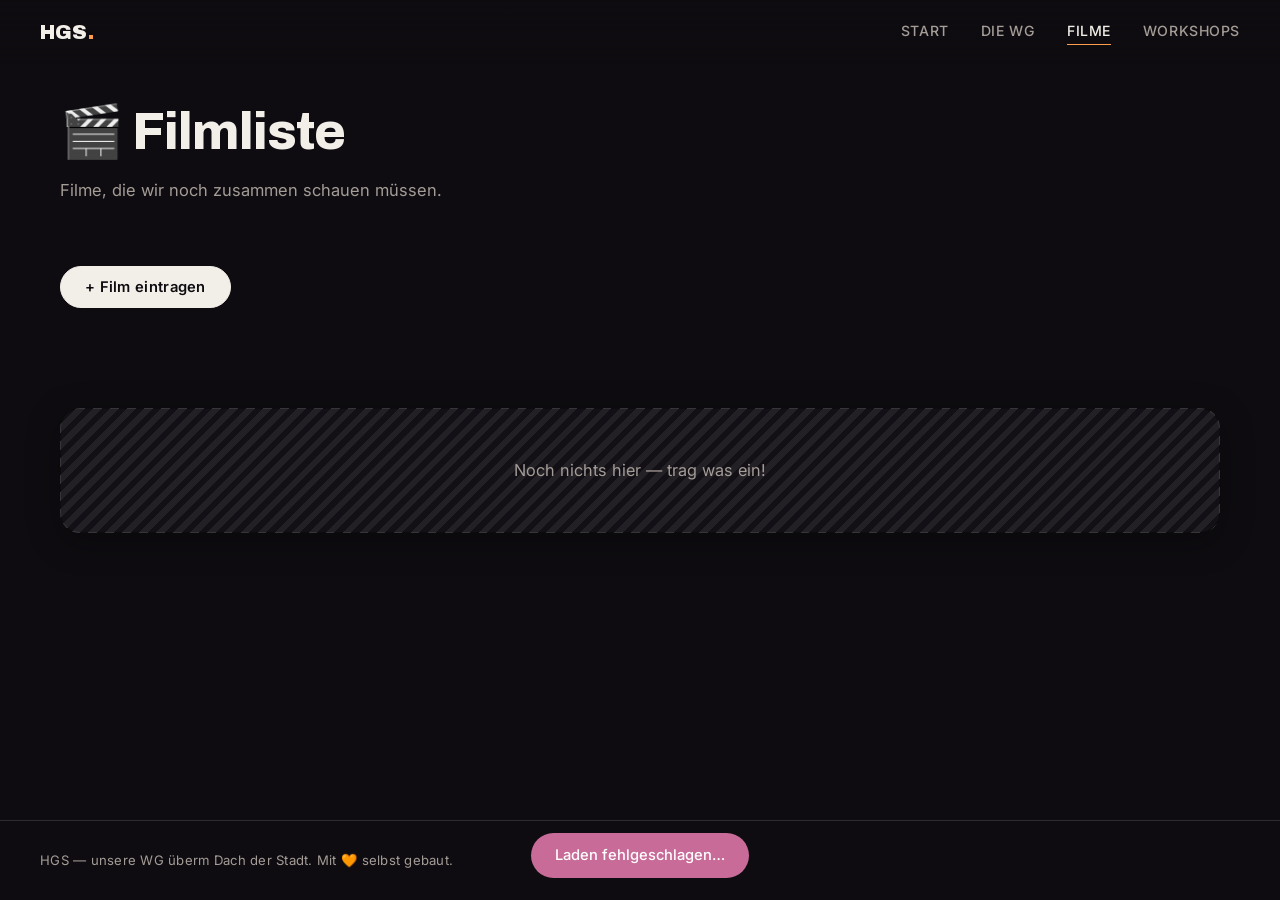
<file: movies.html>
<!DOCTYPE html>
<html lang="de">
<head>
<meta charset="utf-8">
<meta name="viewport" content="width=device-width, initial-scale=1">
<title>Filmliste · HGS</title>
<link rel="preconnect" href="https://fonts.googleapis.com">
<link rel="preconnect" href="https://fonts.gstatic.com" crossorigin>
<link href="https://fonts.googleapis.com/css2?family=Fraunces:opsz,wght@9..144,500;9..144,700;9..144,900&family=Inter:wght@400;500;600&display=swap" rel="stylesheet">
<link rel="stylesheet" href="assets/css/base.css">
<link rel="stylesheet" href="assets/css/board.css">
<link rel="icon" href="data:image/svg+xml,<svg xmlns='http://www.w3.org/2000/svg' viewBox='0 0 100 100'><text y='.9em' font-size='90'>🌇</text></svg>">
</head>
<body>
<nav class="site-nav">
  <a class="nav-brand" href="index.html">HGS<span class="brand-dot">.</span></a>
  <div class="nav-links">
    <a href="index.html">Start</a>
    <a href="about.html">Die WG</a>
    <a href="movies.html" aria-current="page">Filme</a>
    <a href="workshops.html">Workshops</a>
  </div>
</nav>

<main>
  <section class="section board-header">
    <div class="container">
      <h1 class="section-title">🎬 Filmliste</h1>
      <p class="section-sub">Filme, die wir noch zusammen schauen müssen.</p>
      <button type="button" id="add-entry-btn" class="btn btn-primary">+ Film eintragen</button>
    </div>
  </section>

  <section class="section board-section">
    <div class="container">
      <p id="board-status" class="muted board-status" aria-live="polite">Lade…</p>
      <div id="board-grid" class="grid" hidden></div>
    </div>
  </section>
</main>

<footer class="site-footer">
  <p>HGS — unsere WG überm Dach der Stadt. Mit 🧡 selbst gebaut.</p>
</footer>

<script src="assets/js/config.js"></script>
<script src="assets/js/store.js"></script>
<script>window.HGS_BOARD = { kind: "movies" };</script>
<script src="assets/js/board.js"></script>
</body>
</html>
</file>
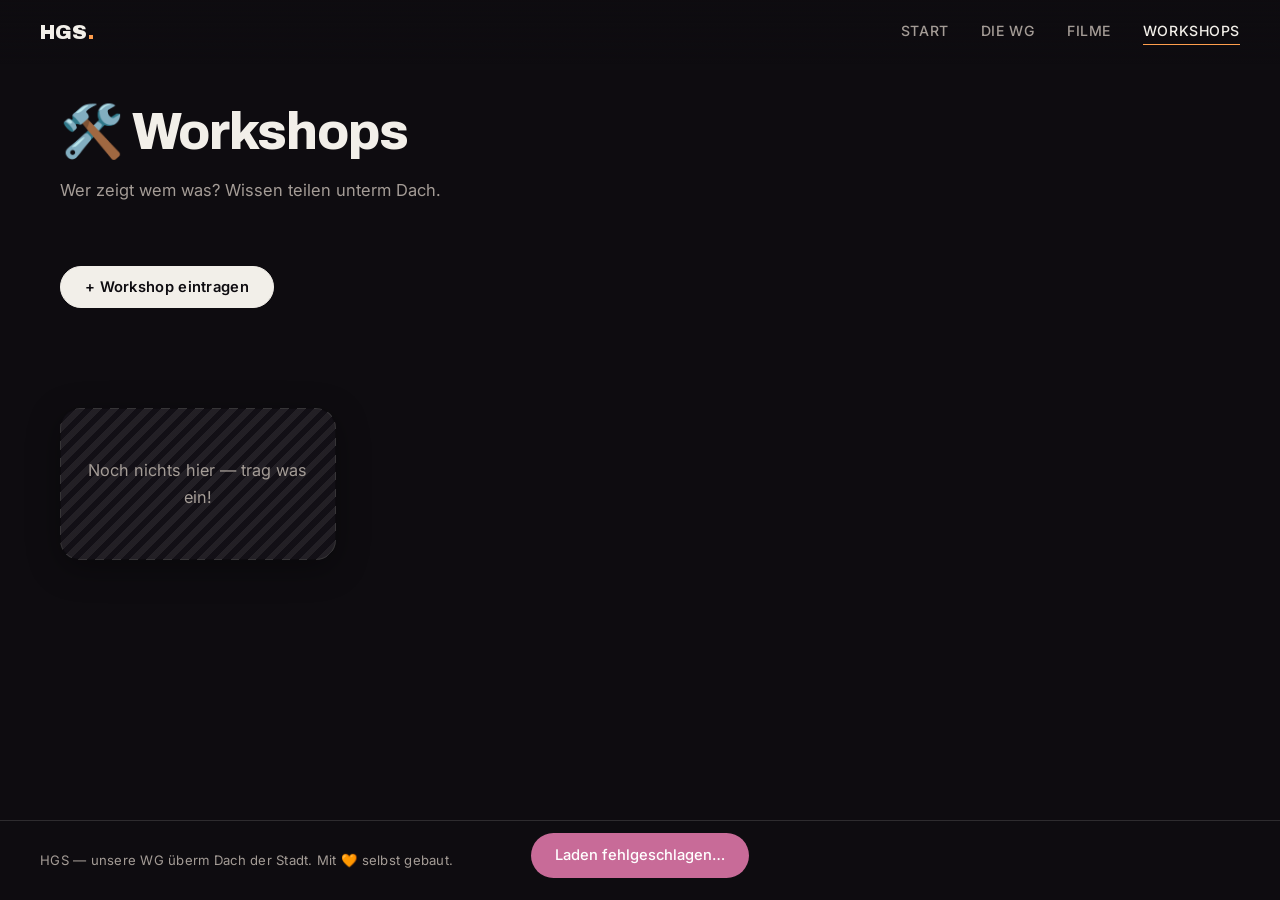
<file: workshops.html>
<!DOCTYPE html>
<html lang="de">
<head>
<meta charset="utf-8">
<meta name="viewport" content="width=device-width, initial-scale=1">
<title>Workshops · HGS</title>
<link rel="preconnect" href="https://fonts.googleapis.com">
<link rel="preconnect" href="https://fonts.gstatic.com" crossorigin>
<link href="https://fonts.googleapis.com/css2?family=Fraunces:opsz,wght@9..144,500;9..144,700;9..144,900&family=Inter:wght@400;500;600&display=swap" rel="stylesheet">
<link rel="stylesheet" href="assets/css/base.css">
<link rel="stylesheet" href="assets/css/board.css">
<link rel="icon" href="data:image/svg+xml,<svg xmlns='http://www.w3.org/2000/svg' viewBox='0 0 100 100'><text y='.9em' font-size='90'>🌇</text></svg>">
</head>
<body>
<nav class="site-nav">
  <a class="nav-brand" href="index.html">HGS<span class="brand-dot">.</span></a>
  <div class="nav-links">
    <a href="index.html">Start</a>
    <a href="about.html">Die WG</a>
    <a href="movies.html">Filme</a>
    <a href="workshops.html" aria-current="page">Workshops</a>
  </div>
</nav>

<main>
  <section class="section board-header">
    <div class="container">
      <h1 class="section-title">🛠️ Workshops</h1>
      <p class="section-sub">Wer zeigt wem was? Wissen teilen unterm Dach.</p>
      <button type="button" id="add-entry-btn" class="btn btn-primary">+ Workshop eintragen</button>
    </div>
  </section>

  <section class="section board-section">
    <div class="container">
      <p id="board-status" class="muted board-status" aria-live="polite">Lade…</p>
      <div id="board-grid" class="grid" hidden></div>
    </div>
  </section>
</main>

<footer class="site-footer">
  <p>HGS — unsere WG überm Dach der Stadt. Mit 🧡 selbst gebaut.</p>
</footer>

<script src="assets/js/config.js"></script>
<script src="assets/js/store.js"></script>
<script>window.HGS_BOARD = { kind: "workshops" };</script>
<script src="assets/js/board.js"></script>
</body>
</html>
</file>
<file: assets/css/base.css>
/* HGS base design system v2 — cinematic dark, photographic, statement typography.
 * Owned by orchestrator. */

/* ---------- Schriften: selbst ausgeliefert ----------
 * Archivo und Inter liegen als variable Schriften unter /assets/fonts/ und
 * kommen NICHT von Google. Das spart den Umweg über fonts.gstatic.com — und
 * damit die IP-Adresse jeder Besucherin bei einem Dritten (siehe /datenschutz/).
 * Eine variable Datei deckt den ganzen Schnittbereich ab (Archivo 500–900,
 * Inter 400–600); die latin-ext-Datei lädt nur, wenn ein Zeichen daraus
 * vorkommt. Aktualisieren: Dateien bei fonts.google.com neu ziehen und hier
 * denselben unicode-range beibehalten. */

@font-face {
  font-family: "Archivo";
  font-style: normal;
  font-weight: 500 900;
  font-display: swap;
  src: url("/assets/fonts/archivo-latin.woff2") format("woff2");
  unicode-range: U+0000-00FF, U+0131, U+0152-0153, U+02BB-02BC, U+02C6, U+02DA, U+02DC, U+0304, U+0308, U+0329, U+2000-206F, U+20AC, U+2122, U+2191, U+2193, U+2212, U+2215, U+FEFF, U+FFFD;
}
@font-face {
  font-family: "Archivo";
  font-style: normal;
  font-weight: 500 900;
  font-display: swap;
  src: url("/assets/fonts/archivo-latin-ext.woff2") format("woff2");
  unicode-range: U+0100-02BA, U+02BD-02C5, U+02C7-02CC, U+02CE-02D7, U+02DD-02FF, U+0304, U+0308, U+0329, U+1D00-1DBF, U+1E00-1E9F, U+1EF2-1EFF, U+2020, U+20A0-20AB, U+20AD-20C0, U+2113, U+2C60-2C7F, U+A720-A7FF;
}
@font-face {
  font-family: "Inter";
  font-style: normal;
  font-weight: 400 600;
  font-display: swap;
  src: url("/assets/fonts/inter-latin.woff2") format("woff2");
  unicode-range: U+0000-00FF, U+0131, U+0152-0153, U+02BB-02BC, U+02C6, U+02DA, U+02DC, U+0304, U+0308, U+0329, U+2000-206F, U+20AC, U+2122, U+2191, U+2193, U+2212, U+2215, U+FEFF, U+FFFD;
}
@font-face {
  font-family: "Inter";
  font-style: normal;
  font-weight: 400 600;
  font-display: swap;
  src: url("/assets/fonts/inter-latin-ext.woff2") format("woff2");
  unicode-range: U+0100-02BA, U+02BD-02C5, U+02C7-02CC, U+02CE-02D7, U+02DD-02FF, U+0304, U+0308, U+0329, U+1D00-1DBF, U+1E00-1E9F, U+1EF2-1EFF, U+2020, U+20A0-20AB, U+20AD-20C0, U+2113, U+2C60-2C7F, U+A720-A7FF;
}

:root {
  --bg: #0e0c10;
  --bg-soft: #16131a;
  --card: #16131a;
  --card-hover: #1d1922;
  --ink: #f2efe9;
  --ink-soft: #a49c96;
  --accent: #ff9e4d;
  --accent-2: #c86b98;
  --line: rgba(242, 239, 233, 0.14);
  --radius: 12px;
  --font-display: "Archivo", "Inter", system-ui, sans-serif;
  --font-body: "Inter", system-ui, -apple-system, sans-serif;
  --nav-h: 64px;
}

* { margin: 0; padding: 0; box-sizing: border-box; }

html { scroll-behavior: smooth; }

body {
  background: var(--bg);
  color: var(--ink);
  font-family: var(--font-body);
  font-size: 1.0325rem;
  line-height: 1.65;
  min-height: 100vh;
  display: flex;
  flex-direction: column;
  -webkit-font-smoothing: antialiased;
}

h1, h2, h3, h4 {
  font-family: var(--font-display);
  font-weight: 800;
  line-height: 1.04;
  letter-spacing: -0.02em;
}
a { color: var(--ink); text-decoration: none; }
a:hover { opacity: 0.85; }
img, svg, video { max-width: 100%; display: block; }
main { flex: 1; }

.container { width: min(1160px, 92%); margin-inline: auto; }

/* ---------- Nav: minimal fixed bar ---------- */
.site-nav {
  position: fixed; top: 0; left: 0; right: 0; z-index: 50;
  height: var(--nav-h);
  display: flex; align-items: center; justify-content: space-between;
  padding: 0 clamp(1rem, 4vw, 2.5rem);
  background: linear-gradient(180deg, rgba(14, 12, 16, 0.78), rgba(14, 12, 16, 0));
}
.site-nav.solid {
  background: rgba(14, 12, 16, 0.82);
  backdrop-filter: blur(14px);
  -webkit-backdrop-filter: blur(14px);
  border-bottom: 1px solid var(--line);
}
.nav-brand {
  font-family: var(--font-display);
  font-weight: 900; font-size: 1.25rem; letter-spacing: 0.01em;
  color: var(--ink);
}
.brand-dot { color: var(--accent); }
.nav-links { display: flex; gap: clamp(0.9rem, 2.6vw, 2rem); }
.nav-links a {
  color: var(--ink-soft);
  font-size: 0.88rem; font-weight: 500; letter-spacing: 0.04em; text-transform: uppercase;
}
.nav-links a:hover { color: var(--ink); opacity: 1; }
.nav-links a[aria-current="page"] { color: var(--ink); border-bottom: 1px solid var(--accent); padding-bottom: 2px; }
main { padding-top: 0; }
body.has-solid-nav main { padding-top: var(--nav-h); }

/* ---------- Full-viewport panels & statement type ---------- */
.panel {
  min-height: 100svh;
  display: grid;
  align-content: center;
  position: relative;
  overflow: hidden;
  padding: calc(var(--nav-h) + 2rem) 0 3rem;
}
.panel-media {
  position: absolute; inset: 0; z-index: -2;
}
.panel-media img { width: 100%; height: 100%; object-fit: cover; }
.panel-scrim {
  position: absolute; inset: 0; z-index: -1;
  background: linear-gradient(180deg, rgba(14,12,16,0.55) 0%, rgba(14,12,16,0.18) 45%, rgba(14,12,16,0.82) 100%);
}
.statement {
  font-family: var(--font-display);
  font-weight: 900;
  font-size: clamp(2.6rem, 9vw, 7.5rem);
  line-height: 0.98;
  letter-spacing: -0.03em;
  text-wrap: balance;
}
.statement .end { color: var(--accent); }
.subline {
  color: var(--ink-soft);
  font-size: clamp(1rem, 1.6vw, 1.2rem);
  max-width: 52ch;
  margin-top: 1.2rem;
}
.on-photo .subline { color: rgba(242, 239, 233, 0.85); }
.scroll-hint {
  position: absolute; bottom: 1.4rem; left: 50%; transform: translateX(-50%);
  font-size: 0.72rem; letter-spacing: 0.35em; text-transform: uppercase;
  color: var(--ink-soft);
}

/* ---------- Sections ---------- */
.section { padding: clamp(3.5rem, 9vh, 7rem) 0; }
.section-title {
  font-size: clamp(1.9rem, 4.5vw, 3.2rem);
  margin-bottom: 0.35em;
}
.section-title .accent { color: var(--accent); }
.section-sub { color: var(--ink-soft); max-width: 58ch; margin-bottom: 2.4rem; }
.eyebrow {
  font-size: 0.75rem; font-weight: 600; letter-spacing: 0.3em; text-transform: uppercase;
  color: var(--ink-soft); margin-bottom: 1rem; display: block;
}

/* ---------- Cards & grid ---------- */
.grid { display: grid; gap: 1.2rem; grid-template-columns: repeat(auto-fill, minmax(270px, 1fr)); }
.card {
  background: var(--card);
  border: 1px solid var(--line);
  border-radius: var(--radius);
  padding: 1.6rem;
  transition: border-color 0.2s ease, background 0.2s ease;
}
.card:hover { background: var(--card-hover); border-color: rgba(242, 239, 233, 0.28); }
.card h3 { font-size: 1.3rem; margin-bottom: 0.4rem; font-weight: 700; letter-spacing: -0.01em; }
.card p { color: var(--ink-soft); font-size: 0.95rem; }

.tag {
  display: inline-block;
  font-size: 0.72rem; font-weight: 600; letter-spacing: 0.08em; text-transform: uppercase;
  color: var(--ink);
  border: 1px solid var(--line);
  border-radius: 999px;
  padding: 0.22rem 0.75rem;
}
.tag.alt { border-color: rgba(255, 158, 77, 0.5); color: var(--accent); }

/* ---------- Buttons ---------- */
.btn {
  display: inline-flex; align-items: center; gap: 0.45rem;
  font: 600 0.92rem var(--font-body);
  letter-spacing: 0.02em;
  color: var(--ink);
  background: transparent;
  border: 1px solid rgba(242, 239, 233, 0.35);
  border-radius: 999px;
  padding: 0.68rem 1.5rem;
  cursor: pointer;
  transition: background 0.18s ease, color 0.18s ease, border-color 0.18s ease;
}
.btn:hover { border-color: var(--ink); opacity: 1; }
.btn-primary {
  background: var(--ink);
  border-color: var(--ink);
  color: var(--bg);
}
.btn-primary:hover { background: #fffdf8; }
.btn-ghost { border-color: transparent; color: var(--ink-soft); }
.btn-ghost:hover { color: var(--ink); }
.btn-danger { border-color: rgba(200, 107, 152, 0.55); color: var(--accent-2); }
.btn-danger:hover { border-color: var(--accent-2); }
.btn:disabled { opacity: 0.5; cursor: not-allowed; }

/* ---------- Forms ---------- */
.field { display: flex; flex-direction: column; gap: 0.35rem; margin-bottom: 1.05rem; }
.field label { font-size: 0.82rem; font-weight: 600; letter-spacing: 0.04em; color: var(--ink-soft); }
.field .hint { font-size: 0.78rem; color: var(--ink-soft); opacity: 0.75; }
.input {
  font: 400 1rem var(--font-body);
  color: var(--ink);
  background: var(--bg-soft);
  border: 1px solid var(--line);
  border-radius: 10px;
  padding: 0.7rem 0.9rem;
  width: 100%;
}
.input:focus { outline: 1px solid var(--ink); outline-offset: 1px; border-color: transparent; }
textarea.input { resize: vertical; min-height: 96px; }

/* ---------- Modal ---------- */
.modal-backdrop {
  position: fixed; inset: 0; z-index: 90;
  background: rgba(8, 6, 10, 0.78);
  backdrop-filter: blur(6px);
  -webkit-backdrop-filter: blur(6px);
  display: flex; align-items: center; justify-content: center;
  padding: 1rem;
}
.modal-card {
  background: var(--bg-soft);
  border: 1px solid var(--line);
  border-radius: var(--radius);
  width: min(480px, 100%);
  max-height: 90vh; overflow-y: auto;
  padding: 1.9rem;
}
.modal-card h3 { font-size: 1.3rem; margin-bottom: 1.1rem; }
.modal-actions { display: flex; gap: 0.7rem; justify-content: flex-end; margin-top: 1.3rem; }
[hidden] { display: none !important; }

/* ---------- Toast ---------- */
.toast {
  position: fixed; bottom: 1.4rem; left: 50%; transform: translateX(-50%);
  z-index: 120;
  background: var(--ink);
  color: var(--bg);
  border-radius: 999px;
  padding: 0.65rem 1.5rem;
  font-size: 0.92rem; font-weight: 500;
  animation: toast-in 0.25s ease;
}
.toast.error { background: var(--accent-2); color: #fff; }
@keyframes toast-in { from { opacity: 0; transform: translate(-50%, 10px); } }

/* ---------- Footer ---------- */
.site-footer {
  border-top: 1px solid var(--line);
  padding: 1.8rem clamp(1rem, 4vw, 2.5rem);
  display: flex; justify-content: space-between; gap: 1rem; flex-wrap: wrap;
  color: var(--ink-soft);
  font-size: 0.82rem; letter-spacing: 0.02em;
}
/* Impressum/Datenschutz — auf jeder Seite erreichbar, aber leise */
.footer-links a { color: var(--ink-soft); }
.footer-links a:hover { color: var(--ink); opacity: 1; }

/* ---------- Utilities ---------- */
.center { text-align: center; }
.mt-1 { margin-top: 1rem; }
.mt-2 { margin-top: 2rem; }
.muted { color: var(--ink-soft); }

@media (max-width: 560px) {
  body { font-size: 0.98rem; }
  .card { padding: 1.25rem; }
  .nav-links { gap: 0.8rem; }
  .nav-links a { font-size: 0.78rem; }
}
@media (prefers-reduced-motion: reduce) {
  html { scroll-behavior: auto; }
}
</file>
<file: assets/css/home.css>
/* HGS — home.css: page-specific styles for index.html (landing) + wg/index.html.
 * Owned by Agent A. Builds on tokens/components from base.css — do not redefine those. */

/* Landing hero image: dark placeholder so a missing photo never looks broken */
.panel-media {
  background-color: var(--bg-soft);
}
.panel-media img {
  min-height: 100%;
}

/* Below-the-fold link cards: modern glass tiles with arrow affordance */
.card[href] {
  position: relative;
  display: block;
  overflow: hidden;
  text-decoration: none;
  border: 1px solid transparent;
  border-radius: 20px;
  background:
    linear-gradient(rgba(22, 19, 26, 0.92), rgba(22, 19, 26, 0.92)) padding-box,
    linear-gradient(165deg, rgba(255, 158, 77, 0.35), rgba(242, 239, 233, 0.1) 40%, rgba(200, 107, 152, 0.25)) border-box;
  box-shadow: 0 8px 32px rgba(0, 0, 0, 0.3);
  transition: transform 0.22s ease, box-shadow 0.22s ease;
}
.card[href]::before {
  content: "";
  position: absolute;
  top: 0; left: 8%; right: 8%;
  height: 1px;
  background: linear-gradient(90deg, transparent, rgba(255, 255, 255, 0.22), transparent);
  pointer-events: none;
}
.card[href]::after {
  content: "\2192";
  position: absolute;
  right: 1.4rem;
  bottom: 1.15rem;
  font-family: var(--font-display);
  font-weight: 700;
  font-size: 1.15rem;
  color: var(--accent);
  opacity: 0;
  transform: translateX(-8px);
  transition: opacity 0.22s ease, transform 0.22s ease;
}
.card[href] h3 { color: var(--ink); transition: color 0.2s ease; }
.card[href]:hover,
.card[href]:focus-visible {
  opacity: 1;
  transform: translateY(-4px);
  box-shadow: 0 18px 48px rgba(0, 0, 0, 0.45);
  background:
    linear-gradient(rgba(26, 22, 31, 0.95), rgba(26, 22, 31, 0.95)) padding-box,
    linear-gradient(165deg, rgba(255, 158, 77, 0.65), rgba(242, 239, 233, 0.16) 40%, rgba(200, 107, 152, 0.45)) border-box;
}
.card[href]:hover h3 { color: var(--accent); }
.card[href]:hover::after,
.card[href]:focus-visible::after {
  opacity: 1;
  transform: translateX(0);
}
@media (prefers-reduced-motion: reduce) {
  .card[href]:hover { transform: none; }
  .card[href]::after { transition: none; }
}

/* ---------- WG page: photo background (fixed, dimmed, slow drift) ---------- */
.page-bg {
  position: fixed;
  inset: 0;
  z-index: -3;
  overflow: hidden;
  background: var(--bg);
}
.page-bg img {
  position: absolute;
  inset: 0;
  width: 100%;
  height: 100%;
  object-fit: cover;
  object-position: center;
  filter: saturate(0.75) brightness(0.62);
  transform-origin: center center;
  animation: page-bg-drift 55s ease-in-out infinite alternate;
  will-change: transform;
}
.page-bg::after {
  content: "";
  position: absolute;
  inset: 0;
  background: linear-gradient(
    180deg,
    rgba(14, 12, 16, 0.84) 0%,
    rgba(14, 12, 16, 0.72) 45%,
    rgba(14, 12, 16, 0.9) 100%
  );
}
@keyframes page-bg-drift {
  from { transform: scale(1); }
  to { transform: scale(1.08); }
}
@media (prefers-reduced-motion: reduce) {
  .page-bg img { animation: none; }
}

/* Tiles stay legible on top of the photo */
.person-tile,
.group-frame {
  backdrop-filter: blur(14px) saturate(1.15);
  -webkit-backdrop-filter: blur(14px) saturate(1.15);
}

/* ---------- WG page: compact opener (not full-viewport) ----------
 * Note: <body class="has-solid-nav"> already adds padding-top: var(--nav-h)
 * to <main> (see base.css), so this section must NOT add nav-h again —
 * doing so previously wasted a full nav-bar's height above the fold. */
.wg-opener {
  padding: 1.1rem 0 0.7rem;
}
.wg-opener .eyebrow { margin-bottom: 0.4rem; }
.wg-opener .section-title {
  font-size: clamp(1.6rem, 3.4vw, 2.3rem);
  margin-bottom: 0.3rem;
}
.wg-opener .section-sub { margin-bottom: 0; }

/* ---------- People grid: quadratic poster wall ---------- */
.people-grid {
  list-style: none;
  display: grid;
  gap: 0.8rem;
  grid-template-columns: repeat(2, 1fr);
}
@media (min-width: 700px) {
  .people-grid {
    grid-template-columns: repeat(4, 1fr);
    max-width: 980px;
    margin-inline: auto;
    gap: 0.9rem;
  }
}

.person-tile {
  position: relative;
  aspect-ratio: 1 / 1;
  overflow: hidden;
  border-radius: var(--radius);
  border: 1px solid var(--line);
  background: var(--bg-soft);
}
.person-tile:focus {
  outline: 2px solid var(--accent);
  outline-offset: 2px;
}

.person-photo {
  position: absolute;
  inset: 0;
  width: 100%;
  height: 100%;
  object-fit: cover;
  display: block;
  filter: grayscale(0.85);
  transition: filter 0.35s ease, transform 0.35s ease;
}
.person-tile:hover .person-photo,
.person-tile:focus .person-photo,
.person-tile:focus-within .person-photo {
  filter: grayscale(0);
  transform: scale(1.045);
}

/* Fun fact: real text in the DOM, revealed as a sliding/fading scrim on
   hover, keyboard focus, or (via :focus-within) tap on touch devices. */
.person-overlay {
  position: absolute;
  inset: 0;
  z-index: 1;
  display: flex;
  align-items: flex-end;
  padding: 0.8rem;
  padding-bottom: 2.4rem;
  background: linear-gradient(180deg, rgba(14, 12, 16, 0.05) 0%, rgba(14, 12, 16, 0.94) 72%);
  opacity: 0;
  transform: translateY(8px);
  transition: opacity 0.3s ease, transform 0.3s ease;
}
.person-tile:hover .person-overlay,
.person-tile:focus .person-overlay,
.person-tile:focus-within .person-overlay {
  opacity: 1;
  transform: translateY(0);
}
.person-fact {
  color: rgba(242, 239, 233, 0.92);
  font-size: 0.8rem;
  line-height: 1.4;
}

/* Name label: always visible, pinned bottom-left, own gradient so it reads
   over both the plain photo and the fun-fact scrim. */
.person-name {
  position: absolute;
  left: 0; right: 0; bottom: 0;
  z-index: 2;
  margin: 0;
  padding: 0.55rem 0.75rem;
  font-size: 0.92rem;
  font-weight: 700;
  letter-spacing: -0.01em;
  background: linear-gradient(180deg, rgba(14, 12, 16, 0) 0%, rgba(14, 12, 16, 0.88) 85%);
  pointer-events: none;
}

/* Cheb's quiet easter egg: a small note linking to the hidden album page. */
.person-album-link {
  position: absolute;
  top: 0.55rem;
  right: 0.55rem;
  z-index: 3;
  display: inline-flex;
  align-items: center;
  gap: 0.3rem;
  font: 600 0.72rem var(--font-body);
  letter-spacing: 0.05em;
  color: var(--ink);
  background: rgba(14, 12, 16, 0.62);
  border: 1px solid rgba(255, 158, 77, 0.55);
  border-radius: 999px;
  padding: 0.28rem 0.7rem;
  backdrop-filter: blur(8px);
  -webkit-backdrop-filter: blur(8px);
  transition: background 0.2s ease, border-color 0.2s ease, transform 0.2s ease;
}
.person-album-link:hover,
.person-album-link:focus {
  background: var(--accent);
  border-color: var(--accent);
  color: var(--bg);
  opacity: 1;
  transform: translateY(-1px);
  text-decoration: none;
}

/* 8th tile: accent filler completing the 4x2 wall — brand wordmark, not a photo. */
.person-tile.fill {
  display: flex;
  flex-direction: column;
  align-items: center;
  justify-content: center;
  gap: 0.35rem;
  text-align: center;
  background: linear-gradient(155deg, var(--card) 0%, var(--bg-soft) 100%);
}
.fill-word {
  font-family: var(--font-display);
  font-weight: 900;
  font-size: clamp(1.5rem, 3vw, 2.2rem);
  letter-spacing: -0.02em;
}
.fill-word .end { color: var(--accent); }
.fill-sub {
  color: var(--ink-soft);
  font-size: 0.75rem;
  letter-spacing: 0.03em;
}

@media (prefers-reduced-motion: reduce) {
  .person-photo,
  .person-overlay { transition: none; }
}

/* ---------- Group photo frame ---------- */
.group-frame {
  border: 1px solid var(--line);
  border-radius: var(--radius);
  overflow: hidden;
  background: var(--bg-soft);
  margin-bottom: 1.4rem;
}
.group-frame img {
  width: 100%;
  aspect-ratio: 16 / 9;
  object-fit: cover;
  display: block;
  background-color: var(--bg-soft);
}
.group-frame figcaption {
  padding: 0.9rem 1.2rem;
  border-top: 1px solid var(--line);
  color: var(--ink-soft);
  font-size: 0.85rem;
  letter-spacing: 0.02em;
}

/* ---------- Poster easter egg ---------- */
.poster-egg {
  font-size: 0.85rem;
}
.poster-egg summary {
  cursor: pointer;
  color: var(--ink-soft);
  font-weight: 500;
  letter-spacing: 0.02em;
  list-style: none;
}
.poster-egg summary::-webkit-details-marker { display: none; }
.poster-egg summary::before {
  content: "+ ";
  color: var(--accent);
}
.poster-egg[open] summary::before { content: "\2013 "; }
.poster-egg p { margin-top: 0.5rem; }
.poster-egg a { color: var(--ink); border-bottom: 1px solid var(--line); }
.poster-egg a:hover { border-color: var(--ink); }

@media (max-width: 560px) {
  .people-grid { gap: 0.6rem; }
  .person-fact { font-size: 0.76rem; }
}

/* Group photo: compact presentation */
.group-frame-compact {
  margin-inline: auto;
}
.group-frame-compact img {
  width: 100%;
  height: auto;
  aspect-ratio: 2 / 1;
  object-fit: cover;
  /* Quadratische Vorlage: Band auf die Gesichter der Gruppe zentrieren */
  object-position: 50% 56%;
}
@media (max-width: 640px) {
  .group-frame-compact img { aspect-ratio: 4 / 3; }
}
</file>
<file: assets/css/pull-refresh.css>
/* Pull-to-Refresh (assets/js/pull-to-refresh.js) — eigenständige kleine Komponente.
 * Ein einziges Element, das beim Ziehen mitwandert und beim Aktualisieren dreht. */

/* Verhindert, dass Chrome/Android sein eigenes Pull-to-Refresh darüberlegt */
html { overscroll-behavior-y: contain; }

.ptr-indicator {
  position: fixed;
  top: calc(var(--nav-h) - 14px);
  left: 50%;
  z-index: 90;
  width: 38px;
  height: 38px;
  display: flex;
  align-items: center;
  justify-content: center;
  border-radius: 50%;
  color: var(--ink-soft);
  background: rgba(22, 19, 26, 0.92);
  border: 1px solid var(--line);
  box-shadow: 0 6px 20px rgba(0, 0, 0, 0.45);
  backdrop-filter: blur(10px);
  -webkit-backdrop-filter: blur(10px);
  transform: translate(-50%, 0);
  opacity: 0;
  pointer-events: none;
}
.ptr-indicator.is-settling {
  transition: transform 0.25s ease, opacity 0.25s ease;
}
.ptr-indicator.is-ready {
  color: var(--accent);
  border-color: rgba(255, 158, 77, 0.7);
}
.ptr-arrow {
  font-size: 1rem;
  line-height: 1;
  transition: transform 0.12s linear;
}
.ptr-indicator.is-refreshing {
  color: var(--accent);
  border-color: rgba(255, 158, 77, 0.7);
  transition: transform 0.2s ease;
}
.ptr-indicator.is-refreshing .ptr-arrow {
  transition: none;
  animation: ptr-spin 0.75s linear infinite;
}

@keyframes ptr-spin {
  to { transform: rotate(360deg); }
}
@media (prefers-reduced-motion: reduce) {
  .ptr-indicator.is-refreshing .ptr-arrow { animation: none; }
}
</file>
<file: assets/css/board.css>
/* HGS whiteboard engine styles (/filme/, /workshops/, /blog/).
 * Owned by Agent B. Loaded after base.css — only adds to it, never overrides tokens. */

/* ---------- Photo background: fixed, heavily dimmed, slow Ken Burns drift ----------
 * One .page-bg div per board page holds the themed photo (src set per-page in HTML).
 * Sits behind all content via negative z-index; the ::after scrim keeps contrast high. */
.page-bg {
  position: fixed;
  inset: 0;
  z-index: -3;
  overflow: hidden;
  background: var(--bg);
}
.page-bg img {
  position: absolute;
  inset: 0;
  width: 100%;
  height: 100%;
  object-fit: cover;
  object-position: center;
  filter: saturate(0.6) brightness(0.55);
  transform: scale(1);
  transform-origin: center center;
  animation: page-bg-kenburns 50s ease-in-out infinite alternate;
  will-change: transform;
}
.page-bg::after {
  content: "";
  position: absolute;
  inset: 0;
  background: linear-gradient(
    180deg,
    rgba(14, 12, 16, 0.88) 0%,
    rgba(14, 12, 16, 0.8) 45%,
    rgba(14, 12, 16, 0.92) 100%
  );
}
@keyframes page-bg-kenburns {
  from { transform: scale(1); }
  to { transform: scale(1.09); }
}
@media (prefers-reduced-motion: reduce) {
  .page-bg img { animation: none; }
}

/* Cards: modern frosted glass — gradient hairline ring, top highlight, hover lift */
.card {
  position: relative;
  overflow: hidden;
  border: 1px solid transparent;
  border-radius: 20px;
  background:
    linear-gradient(rgba(22, 19, 26, 0.86), rgba(22, 19, 26, 0.86)) padding-box,
    linear-gradient(165deg, rgba(255, 158, 77, 0.4), rgba(242, 239, 233, 0.1) 38%, rgba(200, 107, 152, 0.28)) border-box;
  backdrop-filter: blur(16px) saturate(1.2);
  -webkit-backdrop-filter: blur(16px) saturate(1.2);
  box-shadow: 0 8px 32px rgba(0, 0, 0, 0.35);
  transition: transform 0.22s ease, box-shadow 0.22s ease;
  animation: card-in 0.4s ease backwards;
}
.card::before {
  content: "";
  position: absolute;
  top: 0; left: 8%; right: 8%;
  height: 1px;
  background: linear-gradient(90deg, transparent, rgba(255, 255, 255, 0.22), transparent);
  pointer-events: none;
}
.card:hover {
  background:
    linear-gradient(rgba(26, 22, 31, 0.9), rgba(26, 22, 31, 0.9)) padding-box,
    linear-gradient(165deg, rgba(255, 158, 77, 0.65), rgba(242, 239, 233, 0.16) 38%, rgba(200, 107, 152, 0.45)) border-box;
  transform: translateY(-4px);
  box-shadow: 0 18px 48px rgba(0, 0, 0, 0.5);
}
@keyframes card-in {
  from { opacity: 0; transform: translateY(10px); }
}
@media (prefers-reduced-motion: reduce) {
  .card { animation: none; }
  .card:hover { transform: none; }
}

/* ---------- Compact page header (no full-viewport panel — list stays visible) ---------- */
.board-header {
  padding-top: calc(var(--nav-h) + 2.6rem);
  padding-bottom: 1.2rem;
}
.board-header .btn-primary { margin-top: 1.5rem; }

.board-status { margin-bottom: 1rem; }

/* ---------- Cards ---------- */
.card-head {
  display: flex;
  align-items: flex-start;
  justify-content: space-between;
  gap: 0.75rem;
  margin-bottom: 0.5rem;
}
.card-title-wrap {
  flex: 1;
  min-width: 0;
  display: flex;
  flex-direction: column;
  align-items: flex-start;
  gap: 0.5rem;
}
.card-title-wrap h3 { margin: 0; }

/* Hairline pill housing the two icon buttons — calm, not loud */
.card-actions {
  display: flex;
  gap: 0.1rem;
  flex-shrink: 0;
  border: 1px solid var(--line);
  border-radius: 999px;
  padding: 0.15rem;
}
.icon-btn {
  background: transparent;
  border: none;
  font-size: 0.9rem;
  line-height: 1;
  padding: 0.4rem 0.55rem;
  border-radius: 999px;
  cursor: pointer;
  color: var(--ink-soft);
  opacity: 0.7;
  transition: opacity 0.15s ease, background 0.15s ease, color 0.15s ease;
}
.icon-btn:hover { opacity: 1; color: var(--ink); background: rgba(242, 239, 233, 0.08); }
.icon-btn:focus-visible {
  opacity: 1;
  outline: 1px solid var(--accent);
  outline-offset: 1px;
}

/* Blog entry body: multiple paragraphs, calm spacing */
.entry-body p + p { margin-top: 0.7rem; }

/* Geteilter Eintrag (/blog/#<id>): nicht unter die fixe Nav springen und
 * kurz aufleuchten, damit klar ist, welcher Eintrag gemeint war */
.entry-card { scroll-margin-top: calc(var(--nav-h) + 1.2rem); }
.entry-card.is-linked { animation: entry-linked 2.6s ease; }
@keyframes entry-linked {
  0%, 65% { box-shadow: 0 0 0 2px rgba(255, 158, 77, 0.7), 0 8px 32px rgba(0, 0, 0, 0.35); }
  100% { box-shadow: 0 8px 32px rgba(0, 0, 0, 0.35); }
}
@media (prefers-reduced-motion: reduce) {
  .entry-card.is-linked {
    animation: none;
    box-shadow: 0 0 0 2px rgba(255, 158, 77, 0.7), 0 8px 32px rgba(0, 0, 0, 0.35);
  }
}

.date-meta {
  display: block;
  margin-top: 1.1rem;
  font-size: 0.72rem;
  letter-spacing: 0.14em;
  text-transform: uppercase;
  opacity: 0.75;
}
.justwatch-link {
  display: inline-flex;
  align-items: center;
  gap: 0.35rem;
  margin-top: 0.85rem;
  font-weight: 600;
  font-size: 0.85rem;
  color: var(--accent);
  border: 1px solid rgba(255, 158, 77, 0.35);
  border-radius: 999px;
  padding: 0.35rem 0.95rem;
  transition: background 0.18s ease, color 0.18s ease, border-color 0.18s ease;
}
.justwatch-link:hover {
  background: var(--accent);
  color: var(--bg);
  border-color: var(--accent);
  opacity: 1;
  text-decoration: none;
}

.tags-row {
  display: flex;
  flex-wrap: wrap;
  gap: 0.5rem;
  margin-top: 1rem;
}
.tag.is-past { opacity: 0.5; }

.empty-card {
  text-align: center;
  padding: 3rem 1.5rem;
  background:
    linear-gradient(rgba(22, 19, 26, 0.6), rgba(22, 19, 26, 0.6)) padding-box,
    repeating-linear-gradient(135deg, rgba(242, 239, 233, 0.18) 0 6px, transparent 6px 12px) border-box;
}
.empty-card::before { display: none; }
.empty-card p { font-size: 1.02rem; margin: 0; }

/* ---------- Bilder im Eintrag ---------- */
.entry-images {
  display: grid;
  grid-template-columns: repeat(auto-fill, minmax(84px, 1fr));
  gap: 0.5rem;
  margin: 0.2rem 0 0.9rem;
}
.entry-images.single { grid-template-columns: 1fr; }
.entry-image {
  padding: 0;
  border: 1px solid var(--line);
  border-radius: 12px;
  overflow: hidden;
  background: var(--bg-soft);
  cursor: zoom-in;
  transition: border-color 0.18s ease, transform 0.18s ease;
}
.entry-image img {
  width: 100%;
  aspect-ratio: 1;
  object-fit: cover;
  display: block;
}
.entry-images.single .entry-image img { aspect-ratio: 3 / 2; }
.entry-image:hover,
.entry-image:focus-visible {
  border-color: var(--accent);
  transform: translateY(-2px);
}

/* ---------- Bildauswahl im Formular ---------- */
.image-picker {
  display: flex;
  flex-wrap: wrap;
  gap: 0.5rem;
}
.image-picker:not(:empty) { margin-bottom: 0.6rem; }
.image-chip {
  position: relative;
  width: 74px;
  height: 74px;
  border-radius: 10px;
  overflow: hidden;
  border: 1px solid var(--line);
  background: var(--bg-soft);
}
.image-chip img { width: 100%; height: 100%; object-fit: cover; display: block; }
.image-chip.pending { border-color: rgba(255, 158, 77, 0.6); }
.image-chip-remove {
  position: absolute;
  top: 2px;
  right: 2px;
  width: 20px;
  height: 20px;
  border: none;
  border-radius: 50%;
  background: rgba(14, 12, 16, 0.78);
  color: var(--ink);
  font-size: 0.7rem;
  line-height: 1;
  cursor: pointer;
}
.image-chip-remove:hover { background: var(--accent-2); color: #fff; }
.image-chip-flag {
  position: absolute;
  left: 0;
  bottom: 0;
  right: 0;
  font-size: 0.6rem;
  letter-spacing: 0.1em;
  text-transform: uppercase;
  text-align: center;
  background: rgba(255, 158, 77, 0.85);
  color: var(--bg);
}
.image-input {
  font: 400 0.85rem var(--font-body);
  color: var(--ink-soft);
  width: 100%;
}
.image-input::file-selector-button {
  font: 600 0.82rem var(--font-body);
  color: var(--ink);
  background: transparent;
  border: 1px solid rgba(242, 239, 233, 0.35);
  border-radius: 999px;
  padding: 0.4rem 0.9rem;
  margin-right: 0.7rem;
  cursor: pointer;
}
.image-input::file-selector-button:hover { border-color: var(--ink); }

/* ---------- Vollbild-Ansicht ---------- */
.lightbox-backdrop {
  position: fixed;
  inset: 0;
  z-index: 130;
  background: rgba(6, 5, 8, 0.94);
  backdrop-filter: blur(8px);
  -webkit-backdrop-filter: blur(8px);
  display: flex;
  align-items: center;
  justify-content: center;
  padding: clamp(1rem, 5vw, 3rem);
}
.lightbox-figure {
  margin: 0;
  max-width: min(1200px, 100%);
  max-height: 100%;
  display: flex;
  flex-direction: column;
  align-items: center;
  gap: 0.9rem;
}
.lightbox-img {
  max-width: 100%;
  max-height: 78vh;
  object-fit: contain;
  border-radius: 10px;
}
.lightbox-caption {
  color: var(--ink-soft);
  font-size: 0.9rem;
  text-align: center;
  max-width: 62ch;
}
.lightbox-close,
.lightbox-nav {
  position: absolute;
  background: rgba(242, 239, 233, 0.08);
  border: 1px solid var(--line);
  color: var(--ink);
  border-radius: 50%;
  cursor: pointer;
  display: flex;
  align-items: center;
  justify-content: center;
  transition: background 0.15s ease, border-color 0.15s ease;
}
.lightbox-close:hover,
.lightbox-nav:hover { background: rgba(242, 239, 233, 0.18); border-color: var(--ink); }
.lightbox-close {
  top: 1rem;
  right: 1rem;
  width: 42px;
  height: 42px;
  font-size: 1rem;
}
.lightbox-nav {
  top: 50%;
  transform: translateY(-50%);
  width: 48px;
  height: 48px;
  font-size: 1.7rem;
  line-height: 1;
}
.lightbox-nav.prev { left: clamp(0.5rem, 2vw, 1.5rem); }
.lightbox-nav.next { right: clamp(0.5rem, 2vw, 1.5rem); }
.lightbox-counter {
  position: absolute;
  bottom: 1.2rem;
  left: 50%;
  transform: translateX(-50%);
  font-size: 0.78rem;
  letter-spacing: 0.14em;
  color: var(--ink-soft);
}
@media (max-width: 560px) {
  .lightbox-nav { width: 40px; height: 40px; font-size: 1.4rem; }
  .lightbox-img { max-height: 70vh; }
}

/* ---------- Form validation ---------- */
.field-error {
  color: var(--accent-2);
  font-size: 0.82rem;
  margin-top: -0.15rem;
}
.input.invalid { border-color: var(--accent-2); }

/* Custom chevron on selects (mood choice) so it matches .input styling */
select.input {
  appearance: none;
  -webkit-appearance: none;
  background-image:
    linear-gradient(45deg, transparent 50%, var(--ink-soft) 50%),
    linear-gradient(135deg, var(--ink-soft) 50%, transparent 50%);
  background-position: calc(100% - 1.15rem) center, calc(100% - 0.8rem) center;
  background-size: 6px 6px, 6px 6px;
  background-repeat: no-repeat;
  padding-right: 2.2rem;
}

/* ---------- Code-modal shake (wrong access code) ---------- */
@keyframes hgs-shake {
  10%, 90% { transform: translateX(-1px); }
  20%, 80% { transform: translateX(2px); }
  30%, 50%, 70% { transform: translateX(-4px); }
  40%, 60% { transform: translateX(4px); }
}
.modal-card.shake { animation: hgs-shake 0.4s ease; }

@media (max-width: 560px) {
  .card-head { flex-wrap: wrap; }
  .board-header { padding-top: calc(var(--nav-h) + 1.8rem); }
}

/* ---------- List group headings (Watchlist / Schon gesehen) ---------- */
.list-group-title {
  display: flex;
  align-items: center;
  gap: 0.6rem;
  font-size: 0.78rem;
  font-weight: 700;
  letter-spacing: 0.22em;
  text-transform: uppercase;
  color: var(--ink-soft);
  margin: 0.4rem 0 0.2rem;
}
.list-group-title::after {
  content: "";
  flex: 1;
  height: 1px;
  background: var(--line);
}
.watched-group-title { margin-top: 2.2rem; }
.list-group-count {
  order: 1;
  font-size: 0.72rem;
  letter-spacing: 0.04em;
  color: var(--ink-soft);
  border: 1px solid var(--line);
  border-radius: 999px;
  padding: 0.05rem 0.55rem;
}

/* ---------- Movie list rows (listMode + watchable) ---------- */
.board-list {
  display: flex;
  flex-direction: column;
  gap: 0.8rem;
}
.entry-row {
  display: flex;
  align-items: flex-start;
  gap: 1.1rem;
  padding: 1.15rem 1.4rem;
}
.entry-row .row-main { flex: 1; min-width: 0; }
.row-title-line {
  display: flex;
  align-items: center;
  flex-wrap: wrap;
  gap: 0.7rem;
}
.row-title-line h3 { font-size: 1.15rem; margin: 0; }
.row-desc { color: var(--ink-soft); font-size: 0.92rem; margin-top: 0.3rem; }
.row-meta {
  display: flex;
  align-items: center;
  flex-wrap: wrap;
  gap: 0.9rem;
  margin-top: 0.55rem;
}
.row-meta .justwatch-link { margin-top: 0; font-size: 0.78rem; padding: 0.28rem 0.8rem; }
.row-meta .date-meta { margin-top: 0; }

/* Custom checkbox */
.watch-check {
  position: relative;
  flex: none;
  margin-top: 0.15rem;
  cursor: pointer;
}
.watch-check input {
  position: absolute;
  inset: 0;
  opacity: 0;
  cursor: pointer;
}
.watch-box {
  display: flex;
  align-items: center;
  justify-content: center;
  width: 26px;
  height: 26px;
  border-radius: 8px;
  border: 1.5px solid rgba(242, 239, 233, 0.4);
  color: transparent;
  font-size: 0.85rem;
  font-weight: 700;
  transition: background 0.18s ease, border-color 0.18s ease, color 0.18s ease;
}
.watch-check:hover .watch-box { border-color: var(--accent); }
.watch-check input:checked + .watch-box {
  background: var(--accent);
  border-color: var(--accent);
  color: var(--bg);
}
.watch-check input:focus-visible + .watch-box {
  outline: 2px solid var(--accent);
  outline-offset: 2px;
}
.watch-check input:disabled + .watch-box { opacity: 0.5; }

/* Watched state: settled and quiet */
.entry-row.is-watched { opacity: 0.62; }
.entry-row.is-watched:hover { opacity: 0.85; }
.entry-row.is-watched .row-title-line h3 {
  text-decoration: line-through;
  text-decoration-color: rgba(255, 158, 77, 0.55);
  text-decoration-thickness: 2px;
}
.watched-tag {
  cursor: pointer;
  background: transparent;
  font: inherit;
  font-size: 0.72rem;
}

/* Inline date row ("Wann geschaut?") */
.watch-date-row {
  display: flex;
  align-items: center;
  flex-wrap: wrap;
  gap: 0.6rem;
  margin-top: 0.8rem;
  padding: 0.7rem 0.9rem;
  border: 1px dashed rgba(255, 158, 77, 0.45);
  border-radius: 12px;
}
.watch-date-label { font-size: 0.85rem; font-weight: 600; color: var(--ink-soft); }
.watch-date-input { width: auto; padding: 0.4rem 0.6rem; font-size: 0.9rem; }
.btn-small { padding: 0.42rem 1rem; font-size: 0.85rem; }

@media (max-width: 560px) {
  .entry-row { flex-wrap: wrap; gap: 0.8rem; padding: 1rem; }
  .entry-row .row-main { order: 3; flex-basis: 100%; }
  .entry-row .card-actions { margin-left: auto; }
}

/* ---------- Tag-Filterleiste über der Filmliste ---------- */
.filter-bar { margin-bottom: 1.4rem; }
.filter-label {
  font-size: 0.72rem;
  font-weight: 600;
  letter-spacing: 0.16em;
  text-transform: uppercase;
  color: var(--ink-soft);
  margin: 0 0 0.7rem;
}
.filter-chips {
  display: flex;
  flex-wrap: wrap;
  gap: 0.45rem;
}
.filter-chip {
  display: inline-flex;
  align-items: center;
  gap: 0.45rem;
  font: 500 0.82rem var(--font-body);
  color: var(--ink-soft);
  background: rgba(22, 19, 26, 0.7);
  border: 1px solid var(--line);
  border-radius: 999px;
  padding: 0.34rem 0.85rem;
  cursor: pointer;
  transition: color 0.15s ease, border-color 0.15s ease, background 0.15s ease;
}
.filter-chip:hover { color: var(--ink); border-color: rgba(242, 239, 233, 0.4); }
.filter-chip.is-active {
  color: var(--bg);
  background: var(--accent);
  border-color: var(--accent);
}
.filter-count {
  font-size: 0.7rem;
  font-variant-numeric: tabular-nums;
  opacity: 0.7;
  border-left: 1px solid currentColor;
  padding-left: 0.45rem;
}
.empty-card .btn-small { margin-top: 0.9rem; }

/* ---------- Tags am Film (klickbar = danach filtern) ---------- */
.row-tags {
  display: flex;
  flex-wrap: wrap;
  gap: 0.4rem;
  margin-top: 0.6rem;
}
.row-tag {
  font-size: 0.72rem;
  cursor: pointer;
  background: transparent;
  font-family: var(--font-body);
  transition: color 0.15s ease, border-color 0.15s ease;
}
.row-tag:hover { border-color: rgba(255, 158, 77, 0.6); color: var(--accent); }
.row-tag.is-active { border-color: var(--accent); color: var(--accent); }

/* ---------- Tag-Auswahl im Formular ---------- */
.tag-picker {
  display: flex;
  flex-wrap: wrap;
  gap: 0.4rem;
}
.tag-picker.custom { margin-top: 0.5rem; }
.tag-chip {
  display: inline-flex;
  align-items: center;
  gap: 0.35rem;
  font: 500 0.8rem var(--font-body);
  color: var(--ink-soft);
  background: transparent;
  border: 1px solid var(--line);
  border-radius: 999px;
  padding: 0.3rem 0.75rem;
  cursor: pointer;
  transition: color 0.15s ease, border-color 0.15s ease, background 0.15s ease;
}
.tag-chip:hover { color: var(--ink); border-color: rgba(242, 239, 233, 0.4); }
.tag-chip.is-active {
  color: var(--accent);
  border-color: rgba(255, 158, 77, 0.6);
  background: rgba(255, 158, 77, 0.1);
}
.tag-chip.is-custom { cursor: default; padding-right: 0.35rem; }
.tag-chip-remove {
  border: none;
  background: transparent;
  color: inherit;
  font-size: 0.65rem;
  line-height: 1;
  padding: 0.2rem 0.3rem;
  border-radius: 50%;
  cursor: pointer;
  opacity: 0.7;
}
.tag-chip-remove:hover { opacity: 1; background: rgba(242, 239, 233, 0.12); }
.tag-add-row {
  display: flex;
  gap: 0.5rem;
  margin-top: 0.6rem;
}
.tag-add-row .tag-input { flex: 1; min-width: 0; }
.tag-add-row .btn-small { flex: none; white-space: nowrap; }

/* ---------- Empfehlungen (recommendations.js) ---------- */
.reco-section { padding-top: 0.5rem; }
.reco-title { font-size: clamp(1.5rem, 3vw, 2.2rem); }
.reco-grid { grid-template-columns: repeat(auto-fill, minmax(180px, 1fr)); }
.reco-card { display: flex; flex-direction: column; padding: 0; }
.reco-card::before { display: none; }
.reco-poster { aspect-ratio: 2 / 3; overflow: hidden; }
.reco-poster img { width: 100%; height: 100%; object-fit: cover; display: block; }
.reco-body { padding: 1rem 1.1rem 1.2rem; display: flex; flex-direction: column; align-items: flex-start; gap: 0.5rem; }
.reco-body h3 { font-size: 1rem; margin: 0; }
.reco-body .justwatch-link { margin-top: 0.3rem; font-size: 0.78rem; padding: 0.3rem 0.8rem; }
</file>
<file: assets/css/album.css>
/* Chebter One (Remastered) — album page. Owned by orchestrator. */

.album-body {
  min-height: 100svh;
  background:
    radial-gradient(60vw 60vw at 80% -10%, rgba(255, 158, 77, 0.09), transparent 60%),
    radial-gradient(50vw 50vw at -10% 110%, rgba(200, 107, 152, 0.08), transparent 60%),
    var(--bg);
}

.album-top {
  position: fixed; top: 0; left: 0; right: 0; z-index: 40;
  height: var(--nav-h);
  display: flex; align-items: center; justify-content: space-between;
  padding: 0 clamp(1rem, 4vw, 2.5rem);
}

.album-stage { padding: calc(var(--nav-h) + 1rem) 0 7rem; }

/* ---------- Hero: vinyl + title ---------- */
.album-hero {
  width: min(1080px, 92%);
  margin: 0 auto;
  display: grid;
  grid-template-columns: minmax(220px, 340px) 1fr;
  gap: clamp(1.5rem, 5vw, 4rem);
  align-items: center;
  min-height: min(62svh, 560px);
}
.album-title { font-size: clamp(2.4rem, 7vw, 5.4rem); }
.album-actions { display: flex; gap: 0.8rem; margin-top: 1.6rem; flex-wrap: wrap; }

.vinyl {
  position: relative;
  aspect-ratio: 1;
  border-radius: 50%;
  overflow: hidden;
  border: 1px solid var(--line);
  box-shadow: 0 0 0 14px #121016, 0 0 0 15px rgba(242, 239, 233, 0.08), 0 30px 80px rgba(0, 0, 0, 0.5);
  background: #121016;
}
.vinyl img { width: 100%; height: 100%; object-fit: cover; opacity: 0.9; }
.vinyl::after {
  content: "";
  position: absolute; inset: 0; border-radius: 50%;
  background:
    repeating-radial-gradient(circle at 50% 50%, transparent 0 6px, rgba(0, 0, 0, 0.16) 6px 7px);
  pointer-events: none;
}
.vinyl-hole {
  position: absolute; top: 50%; left: 50%; transform: translate(-50%, -50%);
  width: 9%; aspect-ratio: 1; border-radius: 50%;
  background: var(--bg);
  border: 1px solid rgba(242, 239, 233, 0.25);
}
.vinyl.spinning { animation: spin 9s linear infinite; }
.vinyl.spinning.paused { animation-play-state: paused; }
@keyframes spin { to { transform: rotate(360deg); } }
@media (prefers-reduced-motion: reduce) { .vinyl.spinning { animation: none; } }

/* ---------- Track list ---------- */
.tracklist-wrap { width: min(760px, 92%); margin: 3.5rem auto 0; }
.tracklist { list-style: none; }
.track {
  display: flex; align-items: center; gap: 1.1rem;
  width: 100%;
  background: transparent;
  border: none; border-bottom: 1px solid var(--line);
  color: var(--ink);
  font: 500 1.02rem var(--font-body);
  padding: 0.95rem 0.4rem;
  cursor: pointer;
  text-align: left;
  transition: background 0.15s ease, padding-left 0.2s ease;
}
.track:hover { background: rgba(242, 239, 233, 0.04); padding-left: 0.8rem; }
.track-num {
  font-family: var(--font-display);
  font-weight: 700; font-size: 0.85rem;
  color: var(--ink-soft);
  width: 2ch; flex: none;
}
.track-name { flex: 1; }
.track.current { color: var(--accent); }
.track.current .track-num { color: var(--accent); }

.track-eq { display: none; gap: 3px; align-items: flex-end; height: 14px; flex: none; }
.track.current .track-eq { display: inline-flex; }
.track-eq i {
  width: 3px; background: var(--accent); border-radius: 2px;
  height: 30%;
}
.is-playing .track.current .track-eq i { animation: eq 1s ease-in-out infinite; }
.is-playing .track.current .track-eq i:nth-child(2) { animation-delay: 0.25s; }
.is-playing .track.current .track-eq i:nth-child(3) { animation-delay: 0.5s; }
@keyframes eq { 0%, 100% { height: 25%; } 50% { height: 100%; } }

/* ---------- Player bar ---------- */
.player-bar {
  position: fixed; bottom: 0; left: 0; right: 0; z-index: 60;
  display: flex; align-items: center; gap: 0.9rem;
  padding: 0.8rem clamp(1rem, 4vw, 2.5rem);
  background: rgba(14, 12, 16, 0.88);
  backdrop-filter: blur(14px);
  -webkit-backdrop-filter: blur(14px);
  border-top: 1px solid var(--line);
}
.pb-btn {
  background: transparent; border: 1px solid var(--line); color: var(--ink);
  border-radius: 50%;
  width: 42px; height: 42px; flex: none;
  font-size: 1rem;
  cursor: pointer;
  transition: border-color 0.15s ease, background 0.15s ease;
  display: inline-flex; align-items: center; justify-content: center;
}
.pb-btn:hover { border-color: var(--ink); }
.pb-play { background: var(--ink); color: var(--bg); border-color: var(--ink); width: 48px; height: 48px; }
.pb-info { flex: 1; min-width: 0; }
.pb-title {
  display: block;
  font: 600 0.9rem var(--font-body);
  white-space: nowrap; overflow: hidden; text-overflow: ellipsis;
  margin-bottom: 0.15rem;
}
.pb-seek { display: flex; align-items: center; gap: 0.6rem; }
.pb-time { font-size: 0.75rem; color: var(--ink-soft); font-variant-numeric: tabular-nums; flex: none; }

#seek {
  flex: 1;
  -webkit-appearance: none; appearance: none;
  height: 3px; border-radius: 2px;
  background: rgba(242, 239, 233, 0.2);
  outline: none;
}
#seek::-webkit-slider-thumb {
  -webkit-appearance: none; appearance: none;
  width: 12px; height: 12px; border-radius: 50%;
  background: var(--ink); cursor: pointer;
}
#seek::-moz-range-thumb {
  width: 12px; height: 12px; border: none; border-radius: 50%;
  background: var(--ink); cursor: pointer;
}

/* ---------- Listen mode ---------- */
.listen-overlay {
  position: fixed; inset: 0; z-index: 100;
  background:
    radial-gradient(70vw 70vw at 50% 120%, rgba(255, 158, 77, 0.12), transparent 60%),
    var(--bg);
  display: flex; flex-direction: column; align-items: center; justify-content: center;
  gap: 1.4rem;
  padding: 2rem;
  text-align: center;
}
.lo-album {
  font-size: 0.78rem; letter-spacing: 0.32em; text-transform: uppercase;
  color: var(--ink-soft);
}
.lo-title {
  font-size: clamp(2.2rem, 8vw, 6rem);
  font-weight: 900;
  letter-spacing: -0.03em;
  max-width: 16ch;
}
.lo-controls { display: flex; gap: 1rem; align-items: center; margin-top: 1rem; }
.lo-controls .pb-play { width: 64px; height: 64px; font-size: 1.4rem; }
.lo-exit { position: absolute; top: 1.2rem; right: 1.2rem; }

.lo-eq { display: flex; gap: 5px; align-items: flex-end; height: 34px; }
.lo-eq span { width: 5px; background: var(--accent); border-radius: 3px; height: 30%; }
.is-playing .lo-eq span { animation: eq 1.1s ease-in-out infinite; }
.is-playing .lo-eq span:nth-child(2) { animation-delay: 0.15s; }
.is-playing .lo-eq span:nth-child(3) { animation-delay: 0.3s; }
.is-playing .lo-eq span:nth-child(4) { animation-delay: 0.45s; }
.is-playing .lo-eq span:nth-child(5) { animation-delay: 0.6s; }
@media (prefers-reduced-motion: reduce) {
  .is-playing .lo-eq span, .is-playing .track.current .track-eq i { animation: none; }
}

/* ---------- Responsive ---------- */
@media (max-width: 720px) {
  .album-hero { grid-template-columns: 1fr; text-align: center; }
  .vinyl { width: min(58vw, 300px); margin: 0 auto; }
  .album-actions { justify-content: center; }
  .pb-btn:not(.pb-play) { width: 38px; height: 38px; }
}
</file>
<file: assets/css/legal.css>
/* Rechtstexte (/impressum/, /datenschutz/) — lange Fließtexte statt Kacheln.
 * Nur Typografie und Abstände; Farben kommen unverändert aus base.css. */

.legal {
  padding-top: calc(var(--nav-h) + 2.6rem);
  padding-bottom: 3.5rem;
}
.legal .container { max-width: 46rem; }
.legal .section-title { margin-bottom: 1.6rem; }

.legal-lead {
  color: var(--ink-soft);
  font-size: 1.05rem;
  line-height: 1.65;
  margin-bottom: 2.4rem;
  padding-left: 1rem;
  border-left: 2px solid var(--accent);
}

.legal section { margin-bottom: 2.2rem; }
.legal h2 {
  font-size: 0.78rem;
  font-weight: 700;
  letter-spacing: 0.18em;
  text-transform: uppercase;
  color: var(--ink-soft);
  margin-bottom: 0.7rem;
}
.legal p {
  color: var(--ink-soft);
  font-size: 0.95rem;
  line-height: 1.7;
}
.legal p + p { margin-top: 0.8rem; }
.legal strong { color: var(--ink); font-weight: 600; }
.legal a { color: var(--accent); }
.legal a:hover { text-decoration: underline; }

.legal ul {
  color: var(--ink-soft);
  font-size: 0.95rem;
  line-height: 1.7;
  margin: 0.8rem 0 0 1.1rem;
}
.legal li + li { margin-top: 0.4rem; }

.legal code {
  font-size: 0.86em;
  color: var(--ink);
  background: var(--bg-soft);
  border: 1px solid var(--line);
  border-radius: 5px;
  padding: 0.05em 0.4em;
}

/* Anschriften stehen für sich — größer, heller, ohne Fließtext-Rhythmus */
.legal-address {
  color: var(--ink) !important;
  line-height: 1.75;
}

/* Der eine Absatz, den man wirklich lesen sollte */
.legal-warn {
  border: 1px solid rgba(200, 107, 152, 0.45);
  border-radius: var(--radius);
  padding: 1rem 1.1rem;
  margin-top: 1rem;
}

.legal-meta {
  margin-top: 3rem;
  padding-top: 1.4rem;
  border-top: 1px solid var(--line);
  font-size: 0.85rem;
}
</file>
